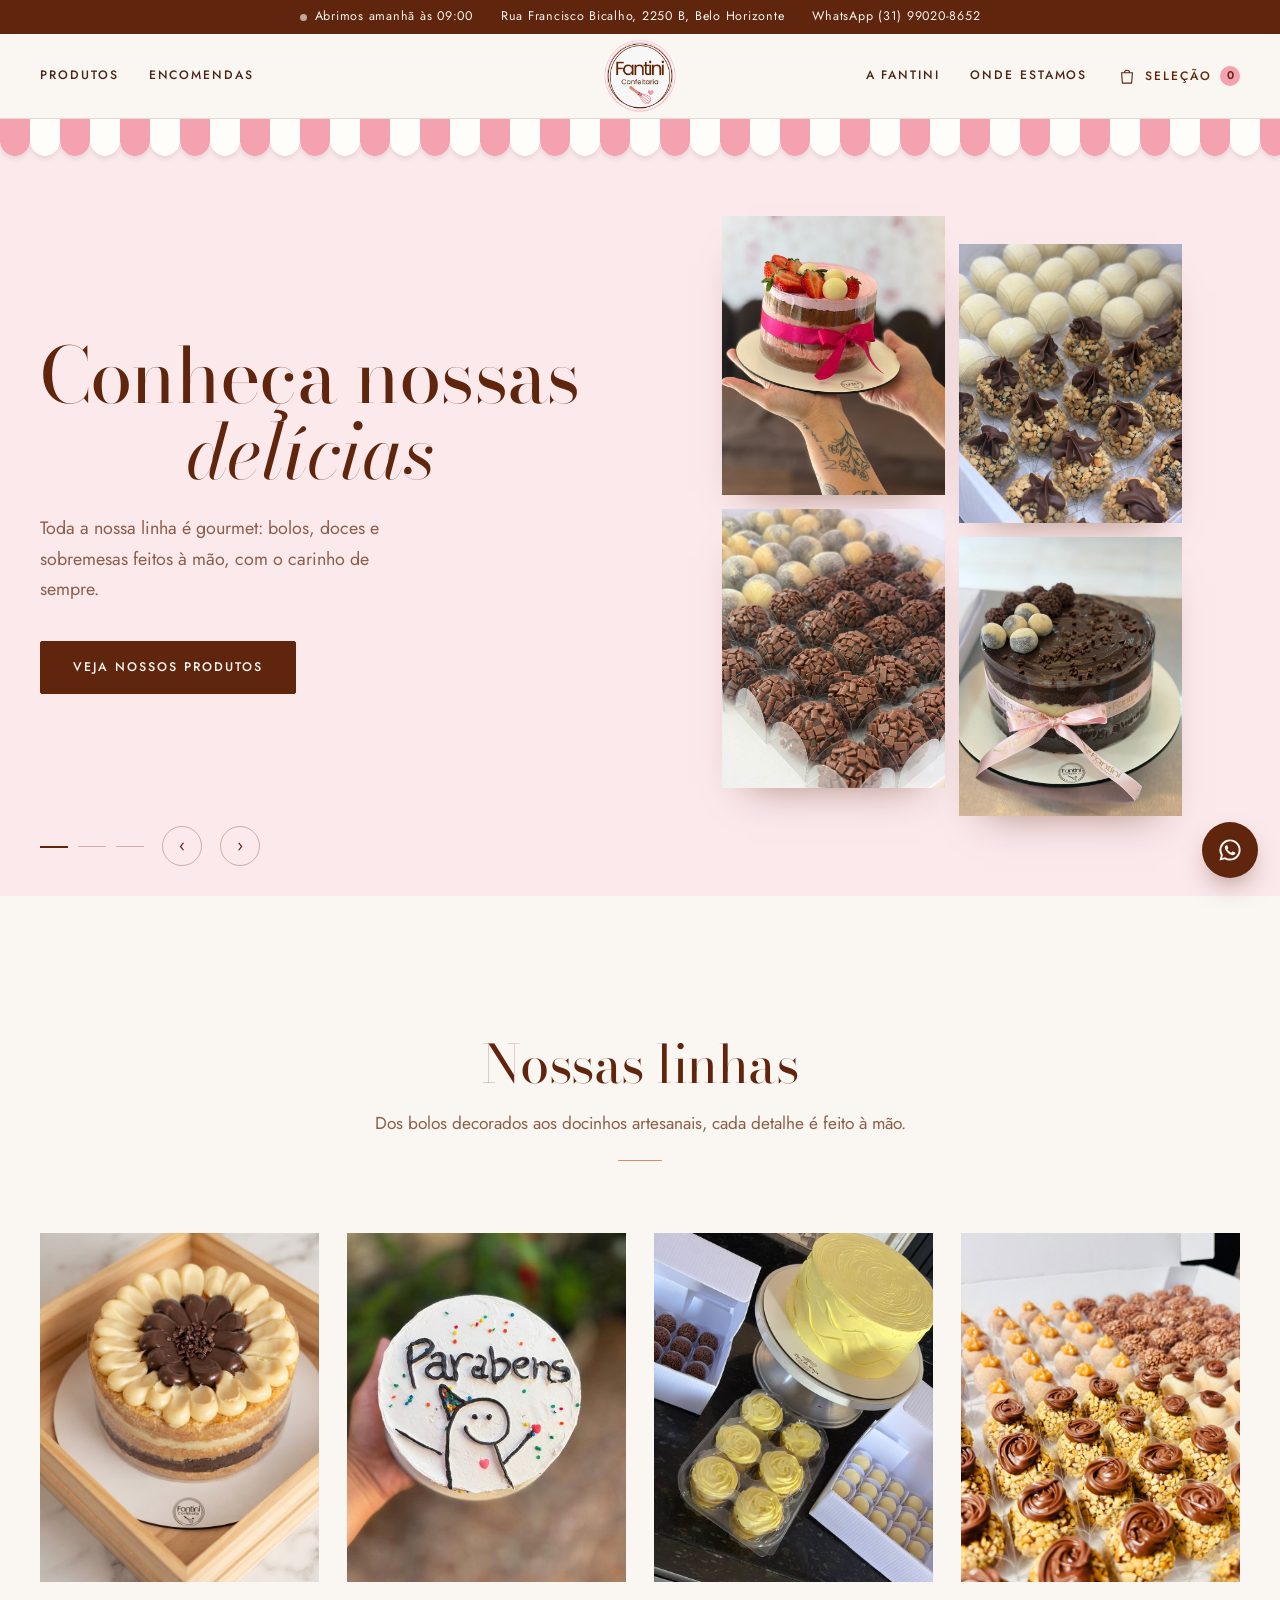
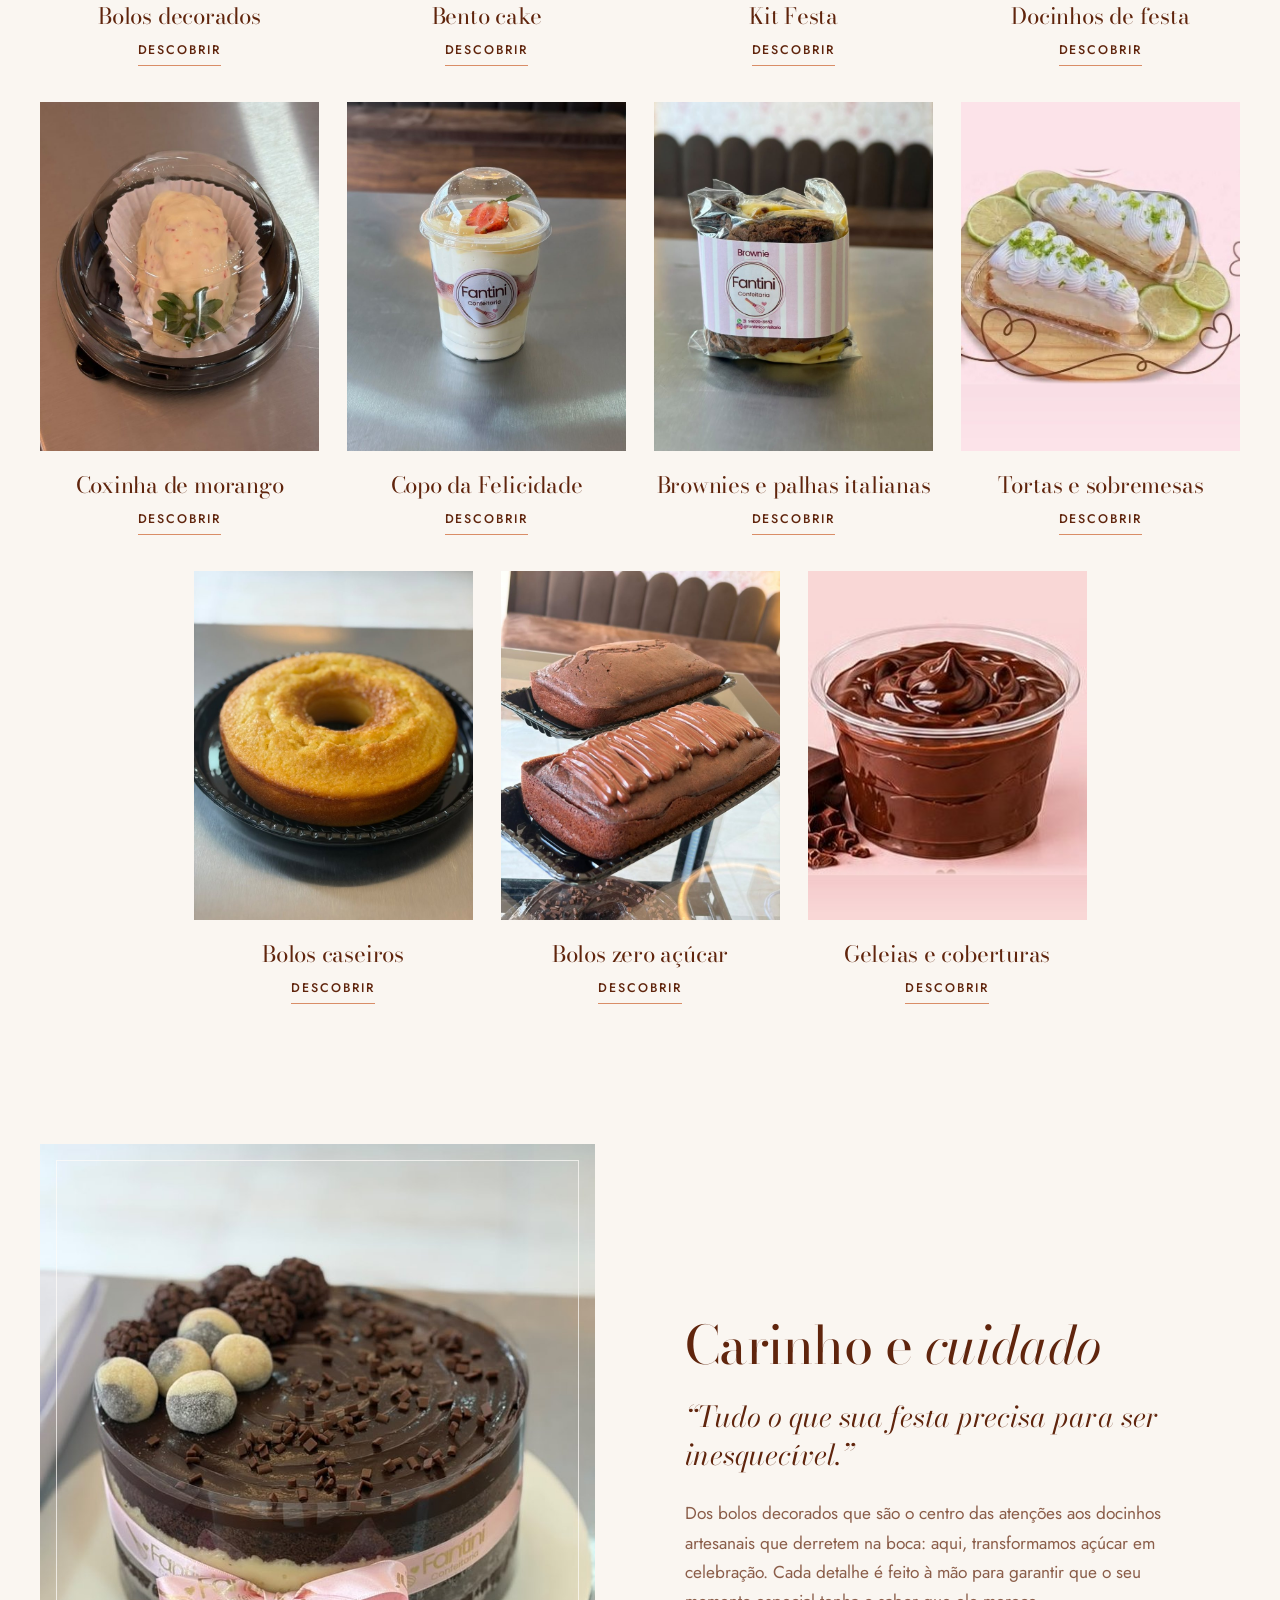
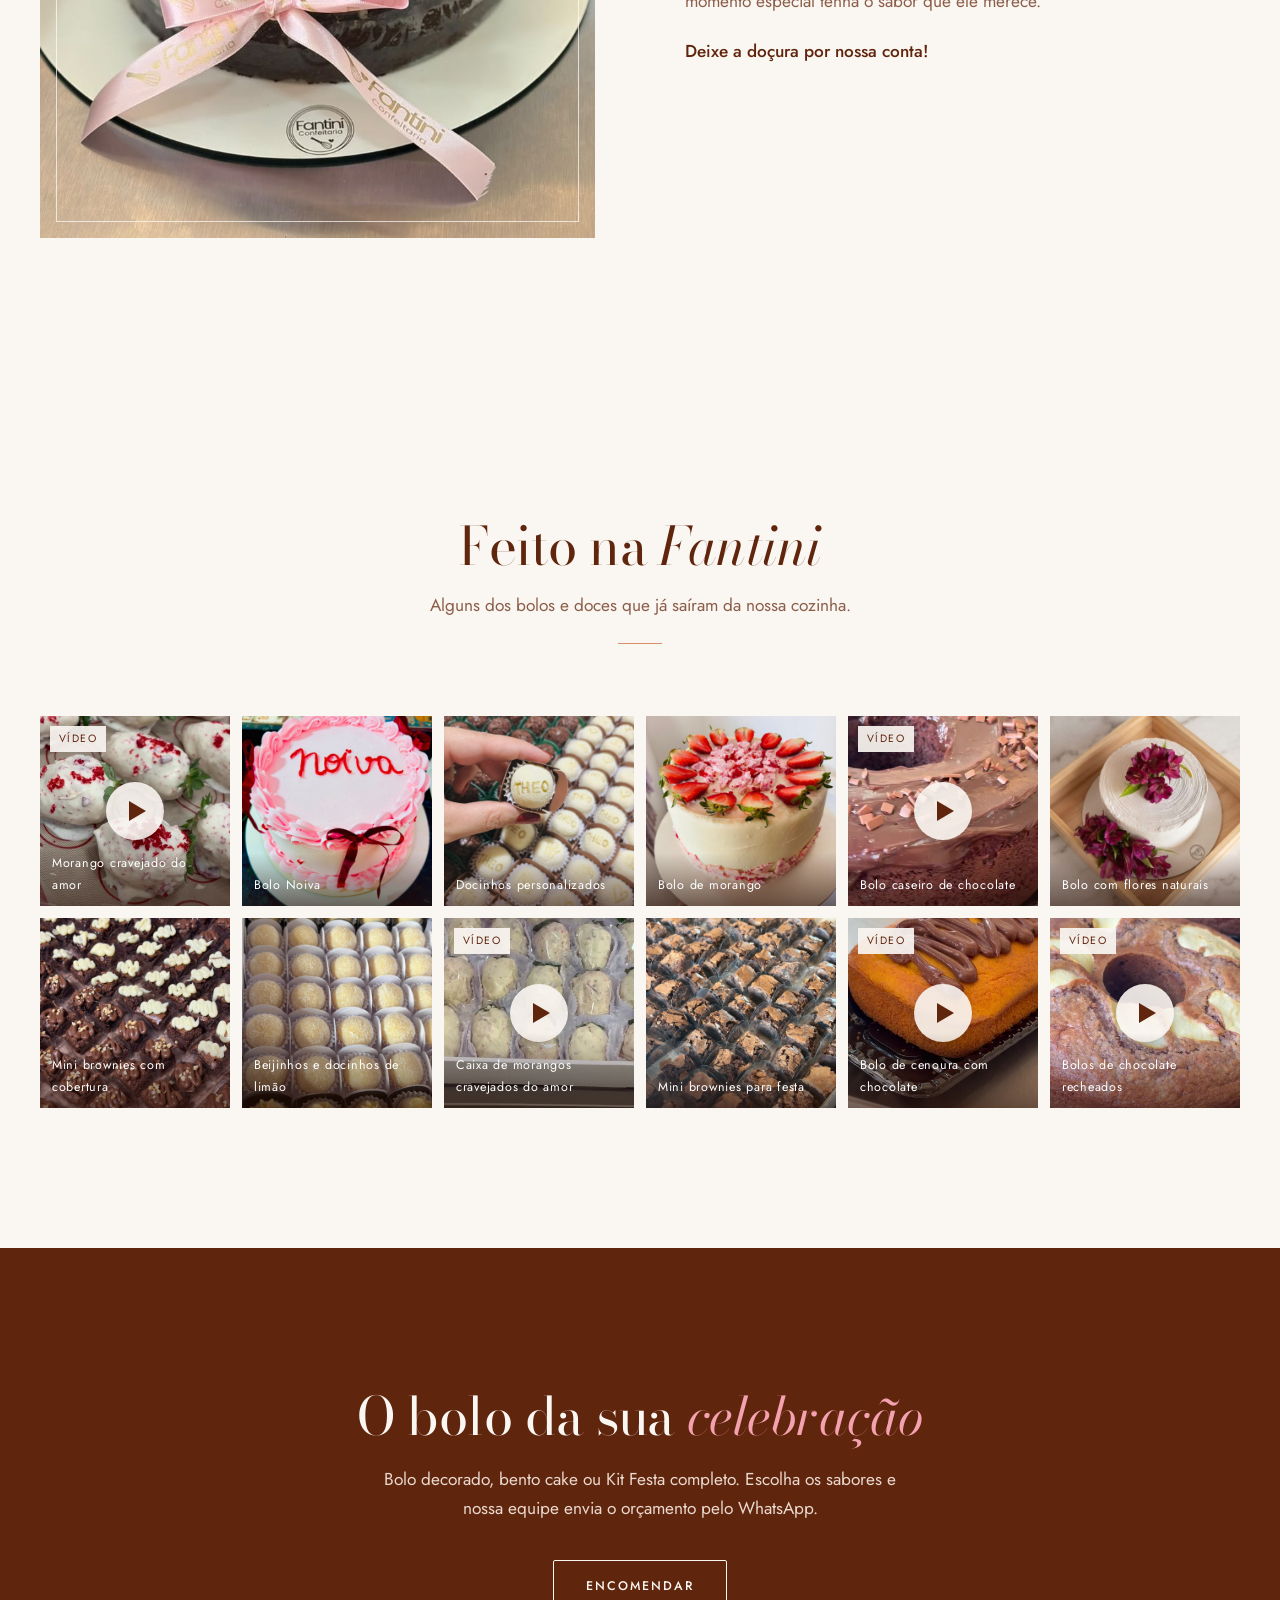
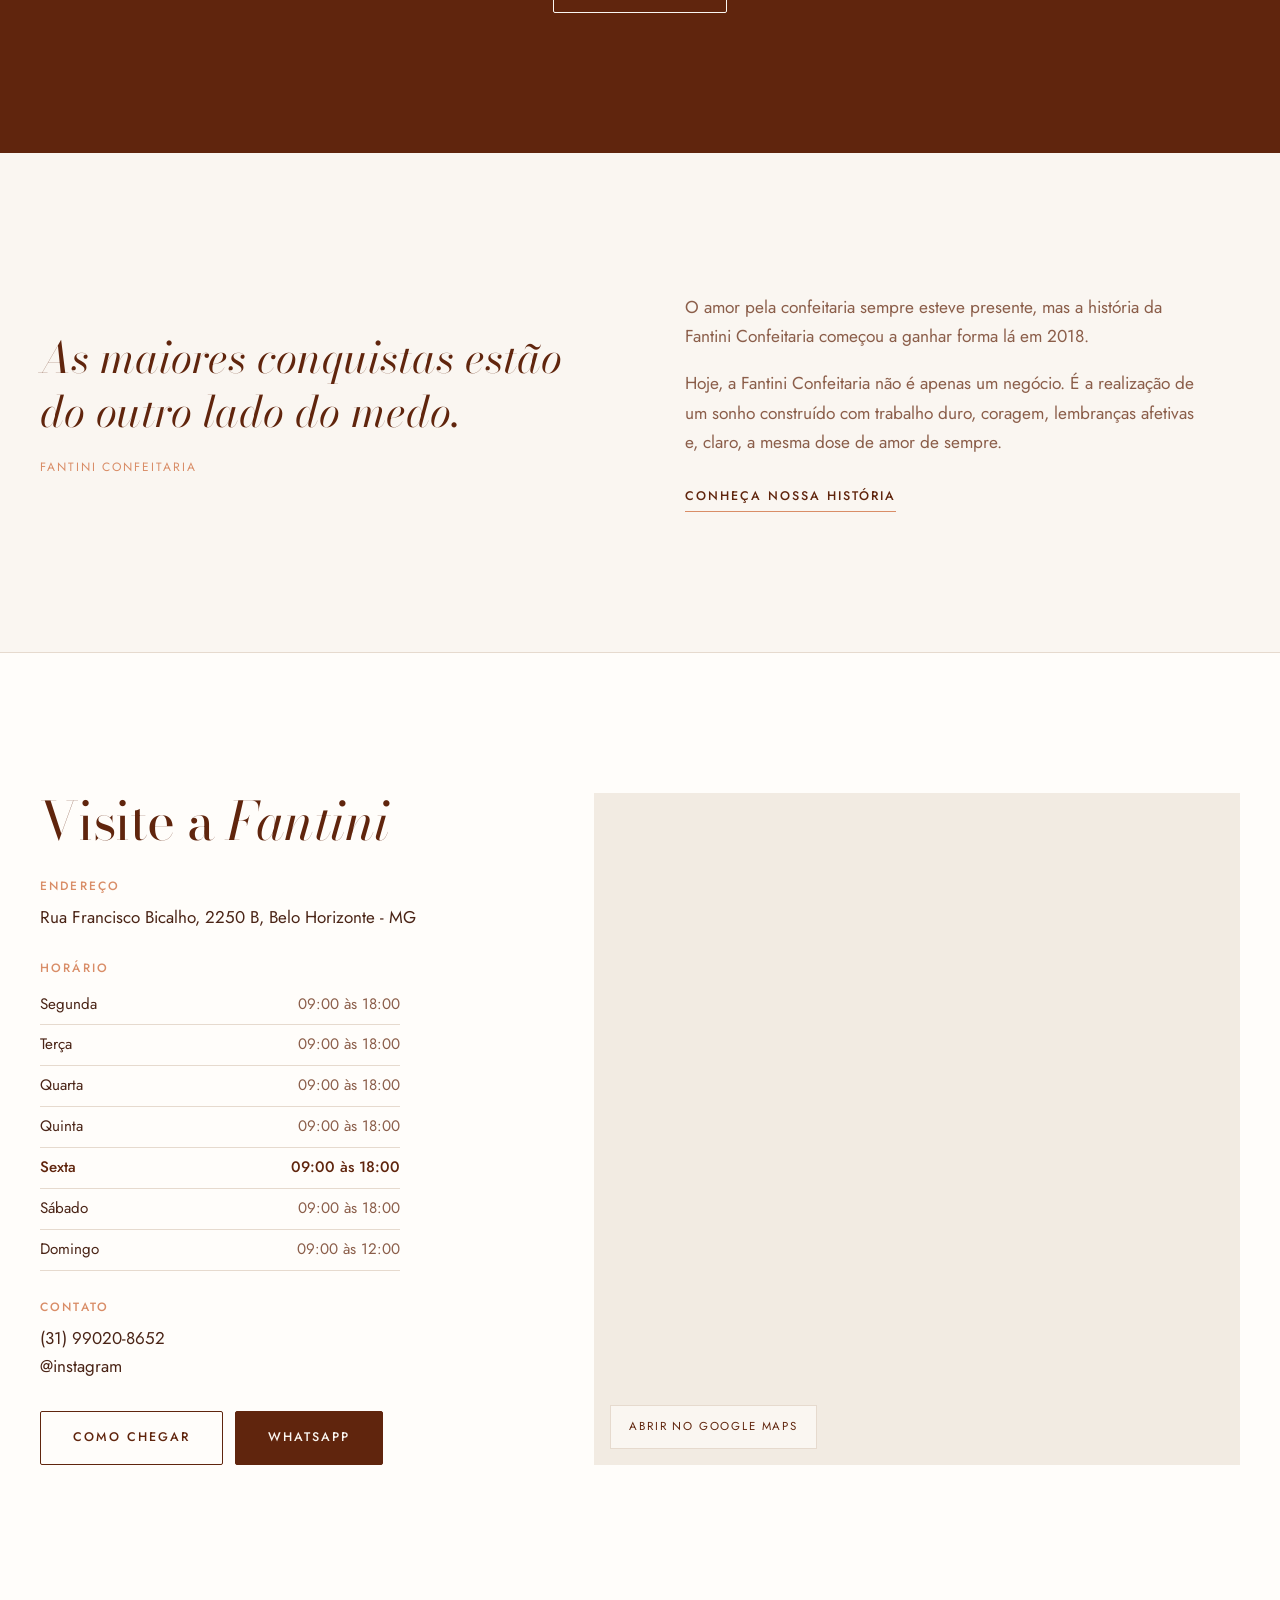
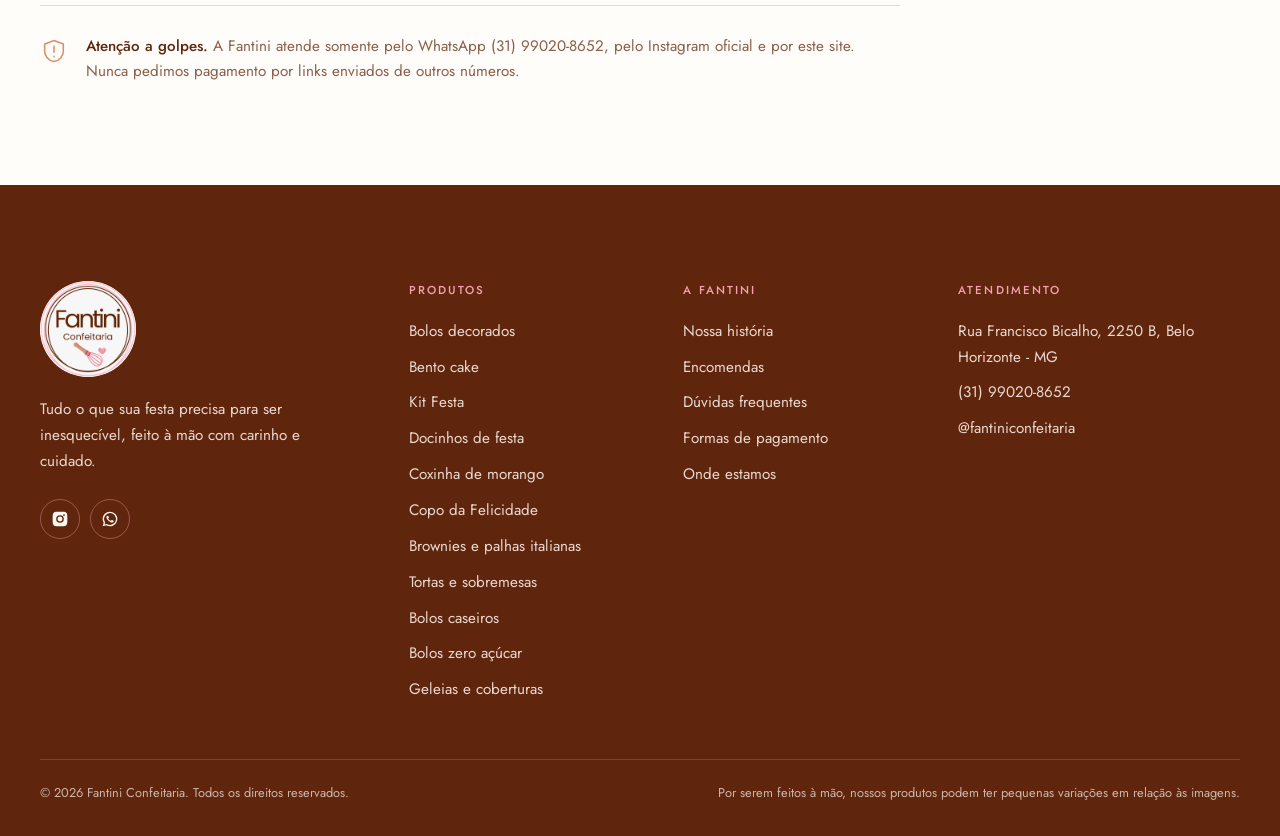
<file: index.html>
<!DOCTYPE html>

<html lang="pt-BR">
<head>
<meta charset="utf-8"/>
<meta content="width=device-width, initial-scale=1, viewport-fit=cover" name="viewport"/>
<title>Fantini Confeitaria | Confeitaria artesanal em Belo Horizonte</title>
<meta content="Fantini Confeitaria: confeitaria gourmet em Belo Horizonte, com bolos decorados, bento cake, Kit Festa, docinhos e sobremesas." name="description"/>
<meta content="#FAF6F1" name="theme-color"/>
<meta content="Fantini Confeitaria | Confeitaria artesanal em Belo Horizonte" property="og:title"/>
<meta content="Fantini Confeitaria: confeitaria gourmet em Belo Horizonte, com bolos decorados, bento cake, Kit Festa, docinhos e sobremesas." property="og:description"/>
<meta content="pt_BR" property="og:locale"/>
<link href="img/favicon.png" rel="icon" type="image/png"/>
<link href="img/apple-touch-icon.png" rel="apple-touch-icon"/>
<link href="https://fonts.googleapis.com" rel="preconnect"/>
<link crossorigin="" href="https://fonts.gstatic.com" rel="preconnect"/>
<link href="https://fonts.googleapis.com/css2?family=Bodoni+Moda:ital,opsz,wght@0,6..96,400;0,6..96,500;1,6..96,400;1,6..96,500&amp;family=Jost:wght@300;400;500&amp;display=swap" rel="stylesheet"/>
<link href="assets/estilo.css?v=20261110b" rel="stylesheet"/>
</head>
<body data-pagina="inicio">
<div id="topo-site"></div>
<main>
<!-- Banners: edite em assets/dados.js (BANNERS) -->
<section aria-label="Destaques" aria-roledescription="carrossel" class="banners" id="banners">
<div aria-live="polite" class="banners-trilho" id="bannersTrilho"></div>
<div class="banner-controles"><div class="container">
<div aria-label="Escolher destaque" class="banner-pontos" id="bannerPontos" role="group"></div>
<button aria-label="Destaque anterior" class="banner-seta" id="bannerAnterior">‹</button>
<button aria-label="Próximo destaque" class="banner-seta" id="bannerProximo">›</button>
</div></div>
</section>
<section class="secao" id="linhas">
<div class="container">
<div class="secao-topo">
<h2 data-texto="inicio_linhas_titulo">Nossas linhas</h2>
<p data-texto="inicio_linhas_texto">Dos bolos decorados aos docinhos artesanais, cada detalhe é feito à mão.</p>
<span class="ornamento"></span>
</div>
<div class="grade-linhas" id="gradeLinhas"></div>
</div>
</section>
<section class="secao" style="padding-top:0">
<div class="container carinho-grade">
<div class="carinho-foto"><img alt="Bolo de chocolate com laço rosa da Fantini" data-imagem="carinho" loading="lazy" src="img/banner-bolo-chocolate.jpg"/></div>
<div class="carinho-texto">
<h2 data-texto="inicio_carinho_titulo">Carinho e <em>cuidado</em></h2>
<p class="frase" data-texto="inicio_carinho_frase">“Tudo o que sua festa precisa para ser inesquecível.”</p>
<p data-texto="inicio_carinho_texto">Dos bolos decorados que são o centro das atenções aos docinhos artesanais que derretem na boca: aqui, transformamos açúcar em celebração. Cada detalhe é feito à mão para garantir que o seu momento especial tenha o sabor que ele merece.</p>
<p class="assinatura" data-texto="inicio_carinho_assinatura">Deixe a doçura por nossa conta!</p>
</div>
</div>
</section>

  <section class="secao secao-galeria" id="galeria">
    <div class="container">
      <div class="secao-topo"><h2 data-texto="galeria_titulo">Feito na <em>Fantini</em></h2><p data-texto="galeria_texto">Alguns dos bolos e doces que já saíram da nossa cozinha.</p><span class="ornamento"></span></div>
      <div class="galeria" data-galeria></div>
    </div>
  </section>

<section class="secao faixa-encomenda">
<div class="container">
<h2 data-texto="inicio_encomenda_titulo">O bolo da sua <em>celebração</em></h2>
<p data-texto="inicio_encomenda_texto">Bolo decorado, bento cake ou Kit Festa completo. Escolha os sabores e nossa equipe envia o orçamento pelo WhatsApp.</p>
<a class="btn btn-claro" data-texto="inicio_encomenda_botao" href="encomendas.html">Encomendar</a>
</div>
</section>
<section class="secao">
<div class="container historia-grade">
<blockquote class="citacao"><span data-texto="inicio_citacao">As maiores conquistas estão do outro lado do medo.</span><footer data-texto="inicio_citacao_autor">Fantini Confeitaria</footer></blockquote>
<div class="historia-texto">
<p data-texto="inicio_historia_1">O amor pela confeitaria sempre esteve presente, mas a história da Fantini Confeitaria começou a ganhar forma lá em 2018.</p>
<p data-texto="inicio_historia_2">Hoje, a Fantini Confeitaria não é apenas um negócio. É a realização de um sonho construído com trabalho duro, coragem, lembranças afetivas e, claro, a mesma dose de amor de sempre.</p>
<a class="link-fino" data-texto="inicio_historia_link" href="sobre.html">Conheça nossa história</a>
</div>
</div>
</section>
<section class="secao gourmet-destaque" hidden="" id="secaoDepoimentos">
<div class="container">
<div class="secao-topo"><h2 data-texto="inicio_depoimentos_titulo">O que dizem <em>nossos clientes</em></h2><span class="ornamento"></span></div>
<!-- Depoimentos: edite em assets/dados.js (DEPOIMENTOS) -->
<div class="depoimentos" id="depoimentos"></div>
</div>
</section>
<section class="secao visite" id="visite">
<div class="container visite-grade">
<div>
<h2 data-texto="inicio_visite_titulo">Visite a <em>Fantini</em></h2>
<div class="info-bloco"><h3>Endereço</h3><p class="info-endereco"></p></div>
<div class="info-bloco"><h3>Horário</h3><table class="horarios" id="tabelaHorarios"></table></div>
<div class="info-bloco"><h3>Contato</h3><p><a class="info-telefone"></a></p><p><a class="link-insta" rel="noopener" target="_blank">@instagram</a></p></div>
<div class="botoes-visite">
<a class="btn link-rota" rel="noopener" target="_blank">Como chegar</a>
<a class="btn btn-escuro link-whats" rel="noopener" target="_blank">WhatsApp</a>
</div>
</div>
<div class="mapa" id="mapa"></div>
</div>
</section>
<section class="aviso-seguranca">
<div class="container">
<div class="aviso-caixa">
<svg aria-hidden="true" fill="none" stroke="currentColor" stroke-width="1.3" viewbox="0 0 24 24"><path d="M12 3l8 3v6c0 4.5-3.4 8.3-8 9-4.6-.7-8-4.5-8-9V6l8-3z"></path><path d="M12 8v5M12 16.5v.5" stroke-linecap="round"></path></svg>
<!-- Ajuste este texto conforme a política da loja -->
<p data-texto="inicio_aviso"><strong>Atenção a golpes.</strong> A Fantini atende somente pelo WhatsApp {whatsapp}, pelo Instagram oficial e por este site. Nunca pedimos pagamento por links enviados de outros números.</p>
</div>
</div>
</section>
</main>
<div id="rodape-site"></div>
<script src="assets/dados.js?v=20261110b"></script>
<script src="assets/site.js?v=20261110b"></script>
</body>
</html>
</file>
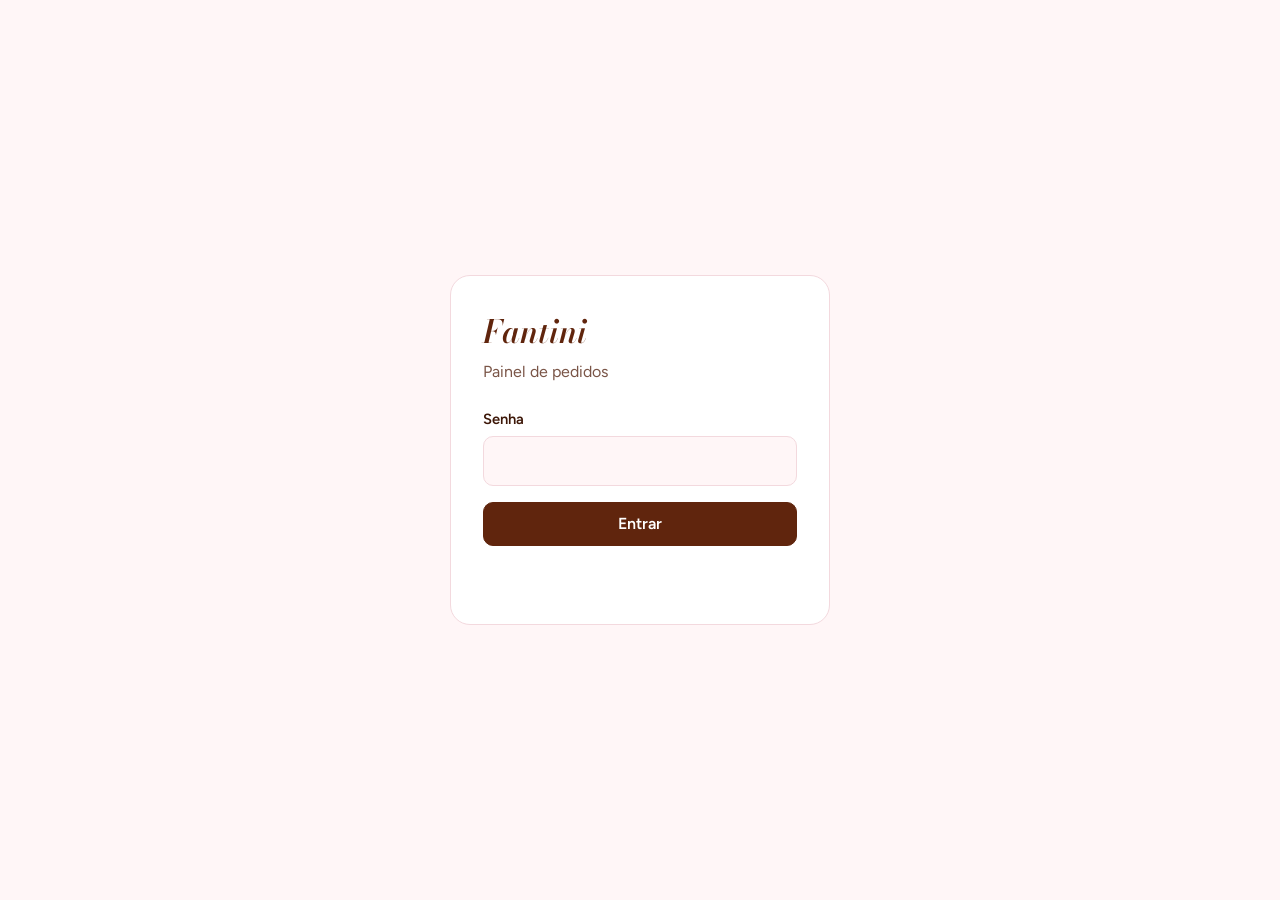
<file: admin.html>
<!DOCTYPE html>
<html lang="pt-BR">
<head>
<meta charset="UTF-8">
<meta name="viewport" content="width=device-width, initial-scale=1, viewport-fit=cover">
<meta name="robots" content="noindex, nofollow">
<title>Painel de pedidos | Fantini Confeitaria</title>
<meta name="theme-color" content="#60250D">
<link rel="icon" href="data:image/svg+xml,<svg xmlns='http://www.w3.org/2000/svg' viewBox='0 0 100 100'><text y='.9em' font-size='90'>🧾</text></svg>">
<link rel="preconnect" href="https://fonts.googleapis.com">
<link rel="preconnect" href="https://fonts.gstatic.com" crossorigin>
<link href="https://fonts.googleapis.com/css2?family=Bodoni+Moda:ital,opsz,wght@0,6..96,500;1,6..96,600&family=Figtree:wght@400;500;600;700&display=swap" rel="stylesheet">
<style>
:root{
  --amarena:#60250D; --amarena-2:#7A3418; --pistache:#F4A1B0; --chocolate:#60250D;
  --papel:#FFF6F7; --superficie:#FFFFFF; --linha:#F3D9DE; --texto:#3D1708; --suave:#7A5547;
  --ok:#1E7A45; --ok-fundo:#E3F2E8; --alerta:#9A5B00; --alerta-fundo:#FBEFD9;
  --erro:#B42318; --erro-fundo:#FBE4E1; --info:#2F5E8C; --info-fundo:#E2ECF6;
  --serif:"Bodoni Moda", Didot, Georgia, serif;
  --sans:"Figtree","Segoe UI",system-ui,-apple-system,Roboto,Arial,sans-serif;
  color-scheme:light;
}
@media (prefers-color-scheme: dark){
  :root{
    --papel:#1E0F09; --superficie:#2A160E; --linha:#45261A; --texto:#FBEFF1; --suave:#D9BFC4;
    --amarena:#F4A1B0; --amarena-2:#F7B8C3;
    --ok:#7CD39C; --ok-fundo:#1E3326; --alerta:#F0C277; --alerta-fundo:#3A2D17;
    --erro:#FF9C8F; --erro-fundo:#3D1E1B; --info:#9CC3EA; --info-fundo:#1C2A38;
    color-scheme:dark;
  }
}
*,*::before,*::after{box-sizing:border-box}
html,body{margin:0}
body{
  background:var(--papel);color:var(--texto);font-family:var(--sans);font-size:16px;line-height:1.5;
  padding-bottom:env(safe-area-inset-bottom,0px);
}
button,input,select{font:inherit;color:inherit}
:focus-visible{outline:3px solid var(--pistache);outline-offset:2px;border-radius:6px}
[hidden]{display:none!important}

.btn{
  border:1px solid var(--linha);background:var(--superficie);border-radius:10px;
  padding:9px 14px;font-weight:600;cursor:pointer;min-height:42px;display:inline-flex;align-items:center;gap:6px;
  text-decoration:none;
}
.btn:hover{border-color:var(--suave)}
.btn-principal{background:var(--amarena);border-color:var(--amarena);color:#fff}
@media (prefers-color-scheme: dark){.btn-principal{color:#1B1311}}
.btn-principal:hover{background:var(--amarena-2)}
.btn-whats{background:#1E8E4E;border-color:#1E8E4E;color:#fff}
.btn:disabled{opacity:.5;cursor:wait}

/* Login */
.login{min-height:100vh;display:grid;place-items:center;padding:20px}
.login form{background:var(--superficie);border:1px solid var(--linha);border-radius:20px;padding:32px;width:min(380px,100%)}
.marca{font-family:var(--serif);font-style:italic;font-weight:600;font-size:2rem;color:var(--amarena)}
.login p{color:var(--suave);margin:4px 0 24px}
.login label{font-weight:600;font-size:.92rem;display:block;margin-bottom:6px}
.login input{width:100%;padding:12px 14px;border:1px solid var(--linha);border-radius:10px;background:var(--papel);margin-bottom:16px}
.login .btn{width:100%;justify-content:center}
.erro{color:var(--erro);font-size:.9rem;margin-top:12px;min-height:1.3em}

/* Topo */
.topo{
  position:sticky;top:0;z-index:20;background:var(--superficie);border-bottom:1px solid var(--linha);
  padding:calc(10px + env(safe-area-inset-top,0px)) 20px 10px;
  display:flex;align-items:center;justify-content:space-between;gap:12px;flex-wrap:wrap;
}
body::before{content:"";position:fixed;inset:0 0 auto;height:env(safe-area-inset-top,0px);z-index:10;background:var(--superficie)}
.topo .marca{font-size:1.6rem}
.topo small{color:var(--suave);display:block;font-size:.82rem}
.topo-acoes{display:flex;gap:8px;align-items:center;flex-wrap:wrap}

main{padding:20px;max-width:1400px;margin:0 auto}

/* Resumo do dia */
.resumo{display:grid;grid-template-columns:repeat(4,1fr);gap:12px;margin-bottom:20px}
.resumo div{background:var(--superficie);border:1px solid var(--linha);border-radius:14px;padding:14px 16px}
.resumo span{color:var(--suave);font-size:.88rem}
.resumo strong{display:block;font-size:1.6rem;font-family:var(--serif);font-weight:500}
@media (max-width:760px){.resumo{grid-template-columns:repeat(2,1fr)}}

/* Filtros */
.barra{display:flex;gap:10px;flex-wrap:wrap;align-items:center;margin-bottom:18px}
.abas{display:flex;gap:6px;flex-wrap:wrap}
.aba{border:1px solid var(--linha);background:var(--superficie);border-radius:999px;padding:7px 14px;cursor:pointer;font-weight:500;min-height:40px}
.aba[aria-pressed="true"]{background:var(--chocolate);color:#fff;border-color:var(--chocolate)}
@media (prefers-color-scheme: dark){.aba[aria-pressed="true"]{background:var(--texto);color:#1B1311;border-color:var(--texto)}}
.aba b{font-weight:700;margin-left:4px}
.busca{flex:1;min-width:200px;padding:10px 14px;border:1px solid var(--linha);border-radius:999px;background:var(--superficie)}

/* Pedidos */
.lista{display:grid;grid-template-columns:repeat(auto-fill,minmax(330px,1fr));gap:14px}
.pedido{background:var(--superficie);border:1px solid var(--linha);border-radius:16px;padding:16px;display:flex;flex-direction:column;gap:10px}
.pedido.novo{border-color:var(--amarena);box-shadow:0 0 0 2px color-mix(in srgb,var(--amarena) 25%,transparent)}
.pedido-topo{display:flex;justify-content:space-between;align-items:flex-start;gap:8px}
.pedido-id{font-family:var(--serif);font-size:1.4rem;font-weight:500;line-height:1}
.pedido-hora{color:var(--suave);font-size:.85rem}
.etiquetas{display:flex;gap:6px;flex-wrap:wrap;justify-content:flex-end}
.etq{font-size:.78rem;font-weight:700;border-radius:999px;padding:3px 10px;white-space:nowrap}
.etq.ok{background:var(--ok-fundo);color:var(--ok)}
.etq.alerta{background:var(--alerta-fundo);color:var(--alerta)}
.etq.erro{background:var(--erro-fundo);color:var(--erro)}
.etq.info{background:var(--info-fundo);color:var(--info)}
.etq.neutro{background:var(--papel);color:var(--suave)}
.cliente{font-weight:600}
.cliente a{color:inherit}
.dado a{color:var(--amarena);font-weight:600}
.dado{font-size:.92rem;color:var(--suave)}
.dado strong{color:var(--texto);font-weight:600}
.itens{list-style:none;margin:0;padding:10px 0;border-block:1px dashed var(--linha);font-size:.95rem}
.itens li{display:flex;justify-content:space-between;gap:10px;padding:2px 0}
.detalhe-encomenda{font-size:.92rem;background:var(--papel);border-radius:10px;padding:10px}
.total{display:flex;justify-content:space-between;align-items:baseline}
.total strong{font-size:1.25rem}
.acoes{display:flex;gap:6px;flex-wrap:wrap}
.acoes select{border:1px solid var(--linha);border-radius:10px;background:var(--superficie);padding:8px;min-height:42px}
.vazio{text-align:center;color:var(--suave);padding:60px 20px;grid-column:1/-1}

.aviso{
  position:fixed;left:50%;bottom:calc(20px + env(safe-area-inset-bottom,0px));transform:translateX(-50%);
  background:var(--chocolate);color:#fff;padding:12px 18px;border-radius:999px;z-index:50;font-weight:500;
}
@media (prefers-color-scheme: dark){.aviso{background:var(--texto);color:#1B1311}}
</style>
</head>
<body>

<!-- ============ LOGIN ============ -->
<section class="login" id="telaLogin">
  <form id="formLogin">
    <div class="marca">Fantini</div>
    <p>Painel de pedidos</p>
    <label for="senha">Senha</label>
    <input type="password" id="senha" autocomplete="current-password" required>
    <button class="btn btn-principal" id="btnEntrar">Entrar</button>
    <p class="erro" id="erroLogin" role="alert"></p>
  </form>
</section>

<!-- ============ PAINEL ============ -->
<div id="telaPainel" hidden>
  <header class="topo">
    <div>
      <div class="marca">Fantini</div>
      <small id="atualizado">Carregando pedidos…</small>
    </div>
    <div class="topo-acoes">
      <button class="btn" id="btnSom" aria-pressed="true">🔔 Som ligado</button>
      <button class="btn" id="btnAtualizar">Atualizar</button>
      <button class="btn" id="btnSair">Sair</button>
    </div>
  </header>

  <main>
    <section class="resumo" aria-label="Resumo de hoje">
      <div><span>Pedidos hoje</span><strong id="rPedidos">0</strong></div>
      <div><span>Recebido online hoje</span><strong id="rPago">R$ 0</strong></div>
      <div><span>Para preparar</span><strong id="rPreparar">0</strong></div>
      <div><span>Encomendas futuras</span><strong id="rEncomendas">0</strong></div>
    </section>

    <div class="barra">
      <div class="abas" id="abas" role="group" aria-label="Filtrar pedidos"></div>
      <input type="search" class="busca" id="busca" placeholder="Buscar por número, nome ou telefone">
    </div>

    <section class="lista" id="lista" aria-live="polite"></section>
  </main>
</div>

<div class="aviso" id="aviso" hidden role="status"></div>

<script>
/* =========================================================
   CONFIGURAÇÃO — use a MESMA URL do backend do site
   ========================================================= */
const CONFIG = {
  apiUrl: "",                 // URL do app da web (termina em /exec)
  nomeLoja: "Fantini Confeitaria",
  intervaloSegundos: 20       // de quanto em quanto tempo busca pedidos novos
};

/* ---------------- Estado ---------------- */
let senha = "";
let pedidos = [];
let conhecidos = null;   // ids já vistos (para avisar pedidos novos)
let destacados = new Set();
let abaAtual = "andamento";
let somLigado = true;
let timer = null;

const $ = s => document.querySelector(s);
const moeda = v => Number(v || 0).toLocaleString("pt-BR", {style:"currency", currency:"BRL"});
const esc = s => String(s ?? "").replace(/[&<>"']/g, c => ({"&":"&amp;","<":"&lt;",">":"&gt;",'"':"&quot;","'":"&#39;"}[c]));
const hojeISO = () => { const d = new Date(), z = n => String(n).padStart(2,"0"); return `${d.getFullYear()}-${z(d.getMonth()+1)}-${z(d.getDate())}`; };

function aviso(msg){
  const el = $("#aviso"); el.textContent = msg; el.hidden = false;
  clearTimeout(aviso.t); aviso.t = setTimeout(() => el.hidden = true, 2800);
}

async function api(dados){
  if (!CONFIG.apiUrl) throw new Error("Configure a apiUrl no início do arquivo admin.html.");
  const r = await fetch(CONFIG.apiUrl, {method:"POST", body: JSON.stringify({...dados, senha})});
  const j = await r.json();
  if (!j.ok) throw new Error(j.erro || "Erro ao falar com o servidor.");
  return j;
}

/* ---------------- Login ---------------- */
$("#formLogin").addEventListener("submit", async e => {
  e.preventDefault();
  senha = $("#senha").value;
  $("#btnEntrar").disabled = true;
  $("#erroLogin").textContent = "";
  try {
    await api({acao:"login"});
    try { sessionStorage.setItem("fantini_admin", senha); } catch(x){}
    entrar();
  } catch (err) {
    $("#erroLogin").textContent = err.message;
  } finally {
    $("#btnEntrar").disabled = false;
  }
});

function entrar(){
  $("#telaLogin").hidden = true;
  $("#telaPainel").hidden = false;
  if ("Notification" in window && Notification.permission === "default") Notification.requestPermission().catch(()=>{});
  carregar();
  clearInterval(timer);
  timer = setInterval(carregar, CONFIG.intervaloSegundos * 1000);
}

$("#btnSair").addEventListener("click", () => {
  try { sessionStorage.removeItem("fantini_admin"); } catch(x){}
  location.reload();
});

/* ---------------- Carregar pedidos ---------------- */
async function carregar(){
  try {
    const j = await api({acao:"listarPedidos", limite: 400});
    const ids = new Set(j.pedidos.map(p => p.id));
    if (conhecidos){
      const novos = j.pedidos.filter(p => !conhecidos.has(p.id) && p.status !== "Aguardando pagamento");
      // pedidos online que acabaram de ser pagos também contam como novos
      const pagosAgora = j.pedidos.filter(p => conhecidos.has(p.id) && p.status === "Novo" &&
        (pedidos.find(a => a.id === p.id) || {}).status === "Aguardando pagamento");
      const avisar = [...novos, ...pagosAgora];
      if (avisar.length){
        avisar.forEach(p => destacados.add(p.id));
        alertarNovos(avisar);
      }
    }
    conhecidos = ids;
    pedidos = j.pedidos;
    $("#atualizado").textContent = `Atualizado às ${new Date().toLocaleTimeString("pt-BR",{hour:"2-digit",minute:"2-digit"})}`;
    render();
  } catch (err) {
    if (/senha/i.test(err.message)){ try { sessionStorage.removeItem("fantini_admin"); } catch(x){} location.reload(); return; }
    $("#atualizado").textContent = "Sem conexão. Tentando de novo…";
  }
}

function alertarNovos(lista){
  const texto = lista.length === 1 ? `Novo pedido ${lista[0].id} de ${lista[0].nome}` : `${lista.length} pedidos novos`;
  aviso(texto);
  document.title = `(${destacados.size}) Painel de pedidos | Fantini`;
  if (somLigado) tocarSom();
  if ("Notification" in window && Notification.permission === "granted" && document.hidden){
    try { new Notification("Fantini Confeitaria", {body: texto}); } catch(e){}
  }
}

function tocarSom(){
  try {
    const ctx = new (window.AudioContext || window.webkitAudioContext)();
    [0, .18, .36].forEach((t,i) => {
      const o = ctx.createOscillator(), g = ctx.createGain();
      o.frequency.value = [880, 1175, 1568][i];
      g.gain.setValueAtTime(.0001, ctx.currentTime + t);
      g.gain.exponentialRampToValueAtTime(.3, ctx.currentTime + t + .02);
      g.gain.exponentialRampToValueAtTime(.0001, ctx.currentTime + t + .16);
      o.connect(g).connect(ctx.destination);
      o.start(ctx.currentTime + t); o.stop(ctx.currentTime + t + .18);
    });
  } catch(e){}
}

$("#btnSom").addEventListener("click", () => {
  somLigado = !somLigado;
  $("#btnSom").textContent = somLigado ? "🔔 Som ligado" : "🔕 Som desligado";
  $("#btnSom").setAttribute("aria-pressed", somLigado);
  if (somLigado) tocarSom();
});
$("#btnAtualizar").addEventListener("click", carregar);

/* ---------------- Filtros ---------------- */
const ABAS = [
  {id:"andamento", nome:"Em andamento", filtro: p => ["Novo","Em preparo","Pronto"].includes(p.status) && p.tipo !== "encomenda"},
  {id:"encomendas", nome:"Encomendas", filtro: p => p.tipo === "encomenda" && !["Concluído","Cancelado"].includes(p.status)},
  {id:"pagamento", nome:"Aguardando pagamento", filtro: p => p.status === "Aguardando pagamento"},
  {id:"concluidos", nome:"Concluídos", filtro: p => p.status === "Concluído"},
  {id:"cancelados", nome:"Cancelados", filtro: p => p.status === "Cancelado"},
  {id:"todos", nome:"Todos", filtro: () => true}
];

$("#abas").addEventListener("click", e => {
  const b = e.target.closest("[data-aba]");
  if (!b) return;
  abaAtual = b.dataset.aba;
  render();
});
$("#busca").addEventListener("input", render);

/* ---------------- Desenho da tela ---------------- */
const PROXIMO = {
  "Novo": {status:"Em preparo", texto:"Começar preparo"},
  "Em preparo": {status:"Pronto", texto:"Marcar como pronto"},
  "Pronto": {status:"Concluído", texto:"Concluir"}
};

function etiquetaStatus(s){
  const cls = {"Novo":"info","Em preparo":"alerta","Pronto":"ok","Concluído":"neutro","Cancelado":"erro","Aguardando pagamento":"alerta"}[s] || "neutro";
  return `<span class="etq ${cls}">${esc(s)}</span>`;
}
function etiquetaPagamento(s){
  const cls = {"Pago":"ok","Aguardando":"alerta","Recusado":"erro","Estornado":"erro","A combinar":"neutro"}[s] || "neutro";
  const texto = s === "A combinar" ? "Pagar na loja" : s;
  return `<span class="etq ${cls}">${esc(texto)}</span>`;
}

function render(){
  // resumo do dia
  const hoje = hojeISO();
  const deHoje = pedidos.filter(p => String(p.criadoEm).startsWith(hoje) && p.status !== "Cancelado");
  $("#rPedidos").textContent = deHoje.filter(p => p.status !== "Aguardando pagamento").length;
  $("#rPago").textContent = moeda(deHoje.filter(p => p.pagamentoStatus === "Pago").reduce((s,p) => s + p.total, 0));
  $("#rPreparar").textContent = pedidos.filter(p => ["Novo","Em preparo"].includes(p.status)).length;
  $("#rEncomendas").textContent = pedidos.filter(ABAS[1].filtro).length;

  // abas com contagem
  $("#abas").innerHTML = ABAS.map(a => {
    const n = pedidos.filter(a.filtro).length;
    return `<button class="aba" data-aba="${a.id}" aria-pressed="${a.id === abaAtual}">${a.nome}${a.id !== "todos" && n ? `<b>${n}</b>` : ""}</button>`;
  }).join("");

  const termo = $("#busca").value.trim().toLowerCase();
  const aba = ABAS.find(a => a.id === abaAtual);
  let lista = pedidos.filter(aba.filtro);
  if (termo) lista = lista.filter(p => (p.id + " " + p.nome + " " + p.telefone).toLowerCase().includes(termo));
  if (abaAtual === "encomendas") lista.sort((a,b) => dataRetirada(a) - dataRetirada(b));

  $("#lista").innerHTML = lista.length ? lista.map(cartao).join("") :
    `<p class="vazio">${termo ? "Nenhum pedido encontrado com essa busca." : "Nenhum pedido aqui por enquanto. Os pedidos novos aparecem sozinhos, com aviso sonoro."}</p>`;
}

function dataRetirada(p){
  const m = String(p.retirada).match(/(\d{2})\/(\d{2})\/(\d{4})/);
  return m ? new Date(`${m[3]}-${m[2]}-${m[1]}`).getTime() : 0;
}

function cartao(p){
  const hora = String(p.criadoEm).slice(11, 16);
  const data = String(p.criadoEm).slice(0, 10).split("-").reverse().join("/");
  const prox = PROXIMO[p.status];
  const online = String(p.pagamento).startsWith("Online");
  const itens = p.tipo === "encomenda"
    ? `<div class="detalhe-encomenda"><strong>Retirada: ${esc(p.retirada)}</strong><br>${esc(p.detalhes)}</div>`
    : `<ul class="itens">${(p.itens || []).map(i => `<li><span>${i.qtd}x ${esc(i.nome)}</span><span>${moeda(i.subtotal)}</span></li>`).join("")}
        ${p.taxaEntrega ? `<li><span>Taxa de entrega</span><span>${moeda(p.taxaEntrega)}</span></li>` : ""}</ul>`;

  return `<article class="pedido ${destacados.has(p.id) ? "novo" : ""}" data-id="${esc(p.id)}">
    <div class="pedido-topo">
      <div><div class="pedido-id">${esc(p.id)}</div><div class="pedido-hora">${data} às ${hora}</div></div>
      <div class="etiquetas">
        ${p.tipo === "encomenda" ? `<span class="etq info">Encomenda</span>` : ""}
        ${etiquetaStatus(p.status)} ${etiquetaPagamento(p.pagamentoStatus)}
      </div>
    </div>
    <div>
      <div class="cliente">${esc(p.nome)}</div>
      <div class="dado"><a href="https://wa.me/${esc(telefoneWhats(p.telefone))}" target="_blank" rel="noopener">${esc(formatarTelefone(p.telefone))}</a></div>
      <div class="dado"><strong>${esc(p.recebimento)}</strong>${p.endereco ? `: ${esc(p.endereco)}` : ""}</div>
      <div class="dado">Pagamento: ${esc(p.pagamento)}</div>
      ${p.obs ? `<div class="dado">Obs.: ${esc(p.obs)}</div>` : ""}
    </div>
    ${itens}
    <div class="total"><span>${p.tipo === "encomenda" ? "Valor estimado" : "Total"}</span><strong>${moeda(p.total)}</strong></div>
    <div class="acoes">
      ${prox ? `<button class="btn btn-principal" data-acao="avancar" data-status="${prox.status}">${prox.texto}</button>` : ""}
      <a class="btn btn-whats" href="${linkAvisoCliente(p)}" target="_blank" rel="noopener" data-acao="visto">Avisar cliente</a>
      ${online && p.pagamentoStatus !== "Pago" ? `<button class="btn" data-acao="sincronizar">Verificar pagamento</button>` : ""}
      <button class="btn" data-acao="imprimir">Imprimir</button>
      <select data-acao="status" aria-label="Alterar status do pedido ${esc(p.id)}">
        <option value="">Mudar status…</option>
        ${["Novo","Em preparo","Pronto","Concluído","Cancelado"].filter(s => s !== p.status).map(s => `<option>${s}</option>`).join("")}
      </select>
      ${!online ? `<select data-acao="pagamento" aria-label="Pagamento do pedido ${esc(p.id)}">
        <option value="">Pagamento…</option>
        ${["A combinar","Pago"].filter(s => s !== p.pagamentoStatus).map(s => `<option value="${s}">${s === "Pago" ? "Marcar como pago" : "Voltar para a combinar"}</option>`).join("")}
      </select>` : ""}
    </div>
  </article>`;
}

function telefoneWhats(t){
  const d = String(t).replace(/\D/g, "");
  return d.length <= 11 ? "55" + d : d;
}
function formatarTelefone(t){
  let d = String(t).replace(/\D/g, "");
  if (d.length > 11 && d.startsWith("55")) d = d.slice(2);
  if (d.length === 11) return `(${d.slice(0,2)}) ${d.slice(2,7)}-${d.slice(7)}`;
  if (d.length === 10) return `(${d.slice(0,2)}) ${d.slice(2,6)}-${d.slice(6)}`;
  return t;
}

function linkAvisoCliente(p){
  const primeiro = String(p.nome).split(" ")[0];
  const msgs = {
    "Novo": `Olá, ${primeiro}! Recebemos seu pedido ${p.id} na ${CONFIG.nomeLoja}. Já vamos preparar.`,
    "Em preparo": `Olá, ${primeiro}! Seu pedido ${p.id} está sendo preparado.`,
    "Pronto": p.recebimento === "Entrega"
      ? `Olá, ${primeiro}! Seu pedido ${p.id} está pronto e já vai sair para entrega.`
      : `Olá, ${primeiro}! Seu pedido ${p.id} está pronto para retirada na ${CONFIG.nomeLoja}.`,
    "Concluído": `Olá, ${primeiro}! Obrigado pela preferência. Esperamos que tenha gostado do pedido ${p.id}!`,
    "Cancelado": `Olá, ${primeiro}. Sobre o seu pedido ${p.id} na ${CONFIG.nomeLoja}:`,
    "Aguardando pagamento": `Olá, ${primeiro}! Vimos que o pagamento do pedido ${p.id} ainda não foi concluído. Podemos ajudar?`
  };
  let msg = msgs[p.status] || `Olá, ${primeiro}!`;
  if (p.tipo === "encomenda" && p.status === "Novo"){
    msg = `Olá, ${primeiro}! Recebemos sua encomenda ${p.id} para ${p.retirada}. Valor: ${moeda(p.total)}. Para confirmar, pedimos um sinal de 50% (${moeda(p.total/2)}).`;
  }
  return `https://wa.me/${telefoneWhats(p.telefone)}?text=${encodeURIComponent(msg)}`;
}

/* ---------------- Ações nos pedidos ---------------- */
$("#lista").addEventListener("click", async e => {
  const el = e.target.closest("[data-acao]");
  if (!el || el.tagName === "SELECT") return;
  const id = el.closest("[data-id]").dataset.id;
  destacados.delete(id);
  document.title = destacados.size ? `(${destacados.size}) Painel de pedidos | Fantini` : "Painel de pedidos | Fantini Confeitaria";
  const acao = el.dataset.acao;
  if (acao === "visto") return;
  if (acao === "imprimir") return imprimir(pedidos.find(p => p.id === id));
  el.disabled = true;
  try {
    if (acao === "avancar") await mudar(id, {status: el.dataset.status});
    if (acao === "sincronizar"){
      const j = await api({acao:"sincronizar", id});
      substituir(j.pedido);
      aviso(`Pagamento de ${id}: ${j.pedido.pagamentoStatus}`);
    }
  } catch (err) { aviso(err.message); el.disabled = false; }
});

$("#lista").addEventListener("change", async e => {
  const el = e.target.closest("select[data-acao]");
  if (!el || !el.value) return;
  const id = el.closest("[data-id]").dataset.id;
  const valor = el.value;
  if (valor === "Cancelado" && !confirm(`Cancelar o pedido ${id}?`)){ el.value = ""; return; }
  el.disabled = true;
  try {
    await mudar(id, el.dataset.acao === "status" ? {status: valor} : {pagamentoStatus: valor});
  } catch (err) { aviso(err.message); el.disabled = false; el.value = ""; }
});

async function mudar(id, campos){
  const j = await api({acao:"atualizarPedido", id, ...campos});
  substituir(j.pedido);
  aviso(`Pedido ${id} atualizado`);
}
function substituir(p){
  const i = pedidos.findIndex(x => x.id === p.id);
  if (i >= 0) pedidos[i] = p;
  render();
}

function imprimir(p){
  const w = window.open("", "_blank", "width=380,height=640");
  if (!w){ aviso("Libere as janelas pop-up para imprimir."); return; }
  const linhas = p.tipo === "encomenda"
    ? `<p><b>Retirada:</b> ${esc(p.retirada)}</p><p>${esc(p.detalhes)}</p>`
    : (p.itens || []).map(i => `<tr><td>${i.qtd}x ${esc(i.nome)}</td><td style="text-align:right">${moeda(i.subtotal)}</td></tr>`).join("") +
      (p.taxaEntrega ? `<tr><td>Taxa de entrega</td><td style="text-align:right">${moeda(p.taxaEntrega)}</td></tr>` : "");
  w.document.write(`<!DOCTYPE html><html><head><meta charset="utf-8"><title>${esc(p.id)}</title>
    <style>body{font-family:monospace;font-size:13px;width:280px;margin:10px}h1{font-size:18px;margin:0 0 4px}table{width:100%;border-collapse:collapse}td{padding:2px 0}hr{border:0;border-top:1px dashed #000}</style></head>
    <body><h1>${esc(CONFIG.nomeLoja)}</h1><p>Pedido <b>${esc(p.id)}</b><br>${esc(p.criadoEm)}</p><hr>
    <p><b>${esc(p.nome)}</b><br>${esc(formatarTelefone(p.telefone))}<br>${esc(p.recebimento)}${p.endereco ? "<br>" + esc(p.endereco) : ""}</p><hr>
    ${p.tipo === "encomenda" ? linhas : `<table>${linhas}</table>`}<hr>
    <p><b>Total: ${moeda(p.total)}</b><br>Pagamento: ${esc(p.pagamento)} (${esc(p.pagamentoStatus)})</p>
    ${p.obs ? `<p>Obs.: ${esc(p.obs)}</p>` : ""}
    <script>window.onload=()=>{window.print();}<\/script></body></html>`);
  w.document.close();
}

/* ---------------- Entrada automática ---------------- */
try {
  const salvo = sessionStorage.getItem("fantini_admin");
  if (salvo){ senha = salvo; entrar(); }
} catch(e){}
</script>
</body>
</html>
</file>
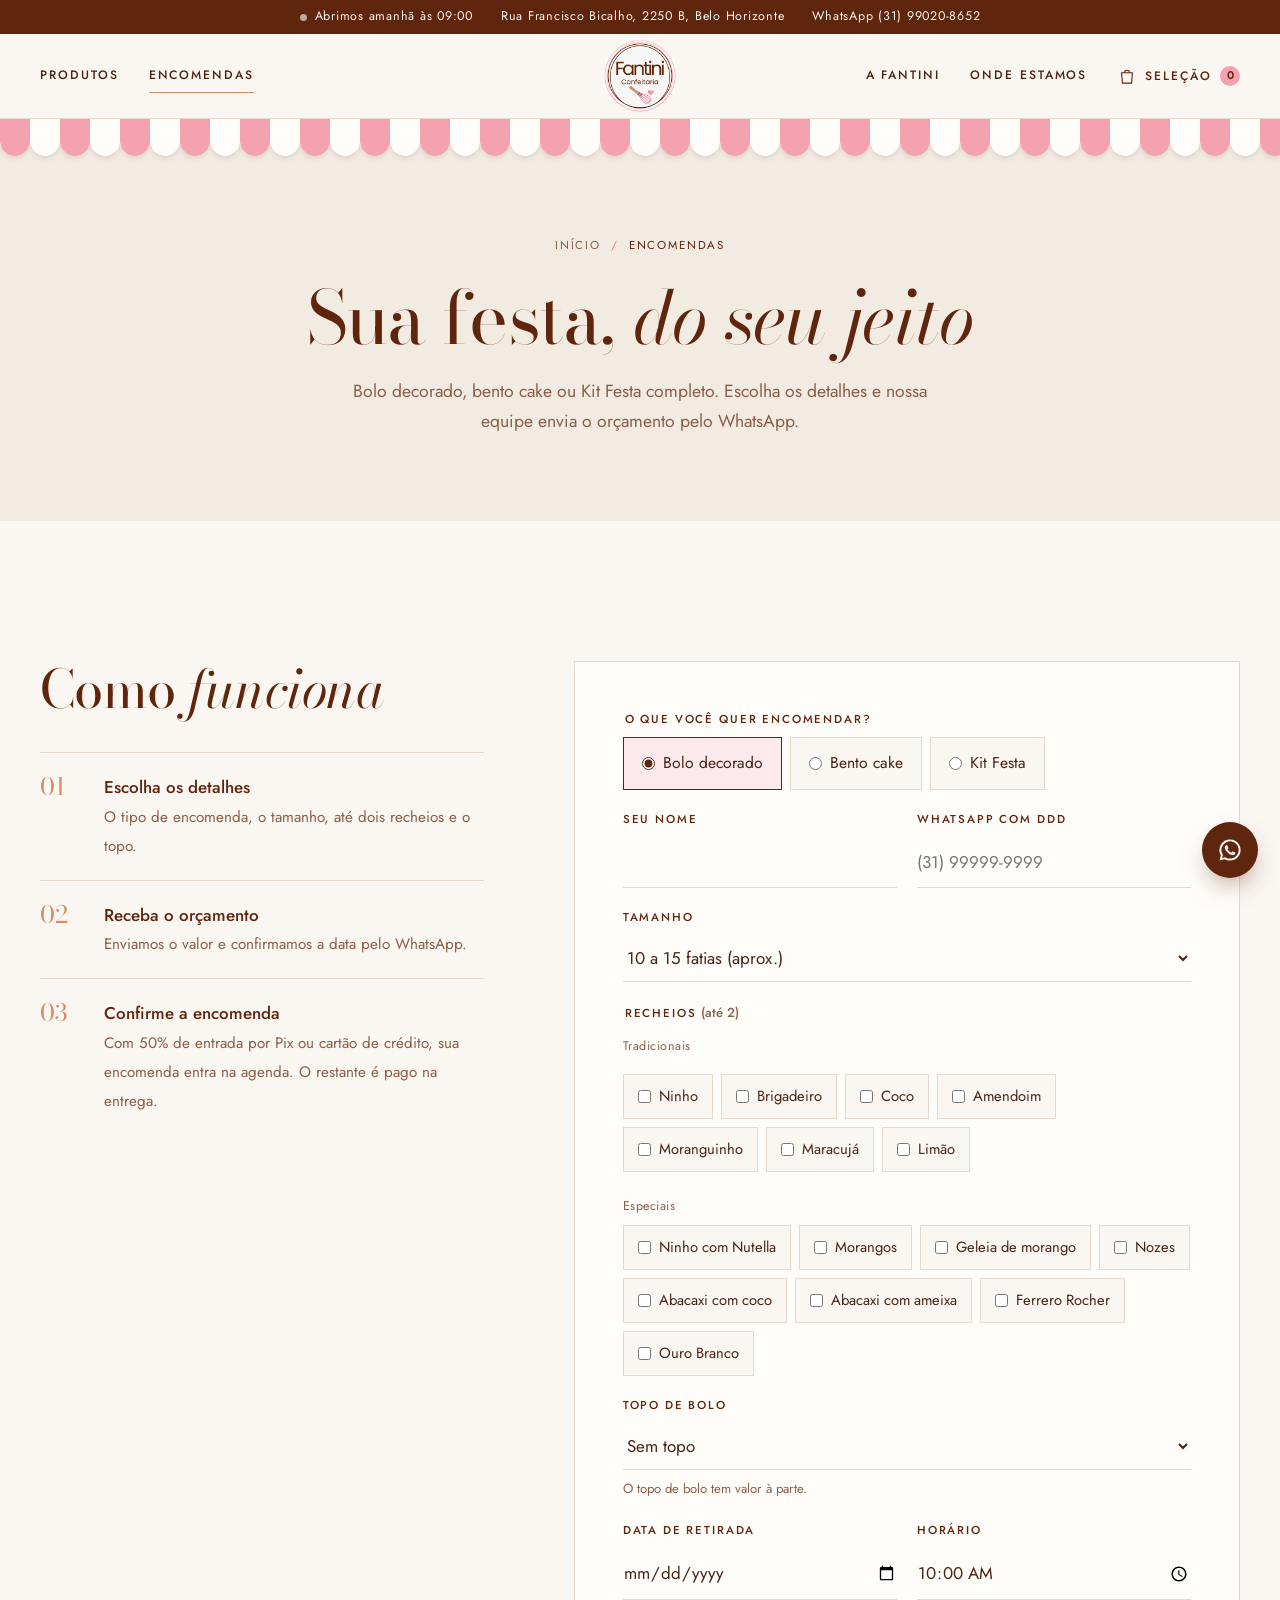
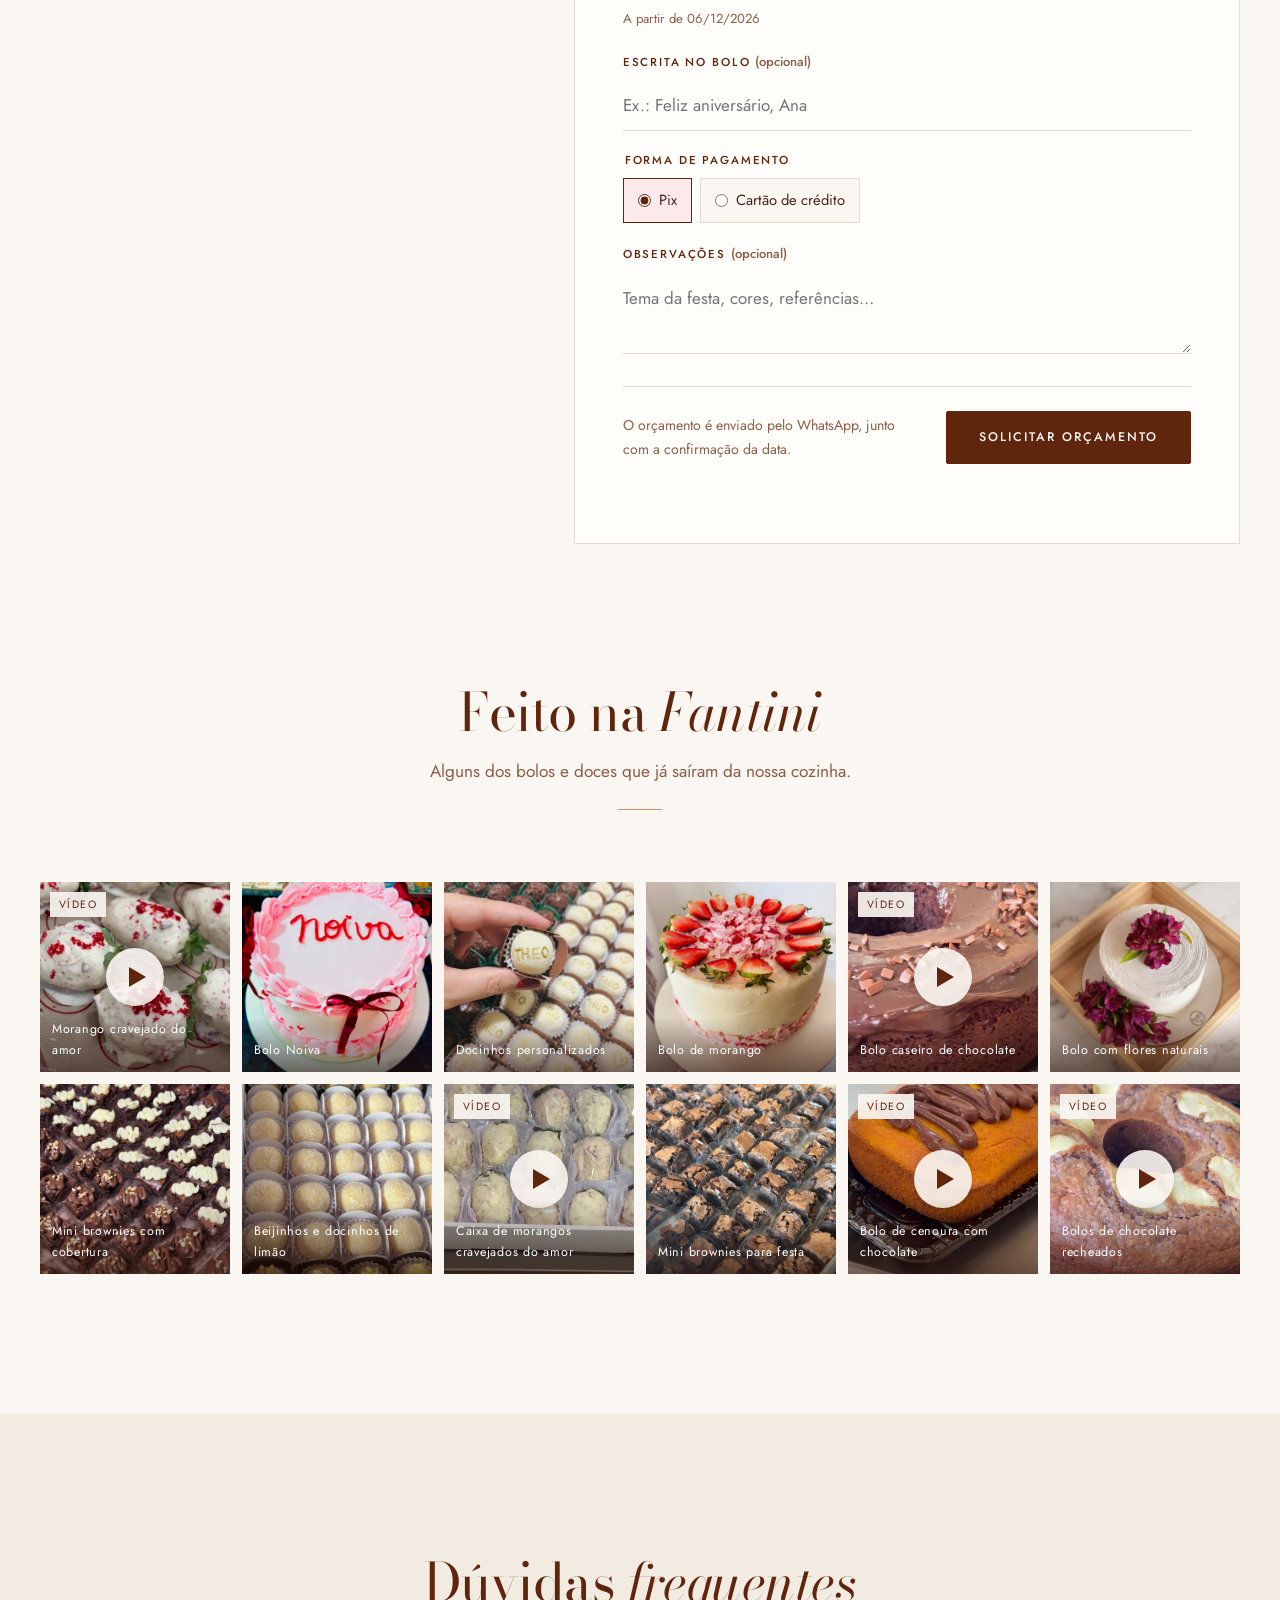
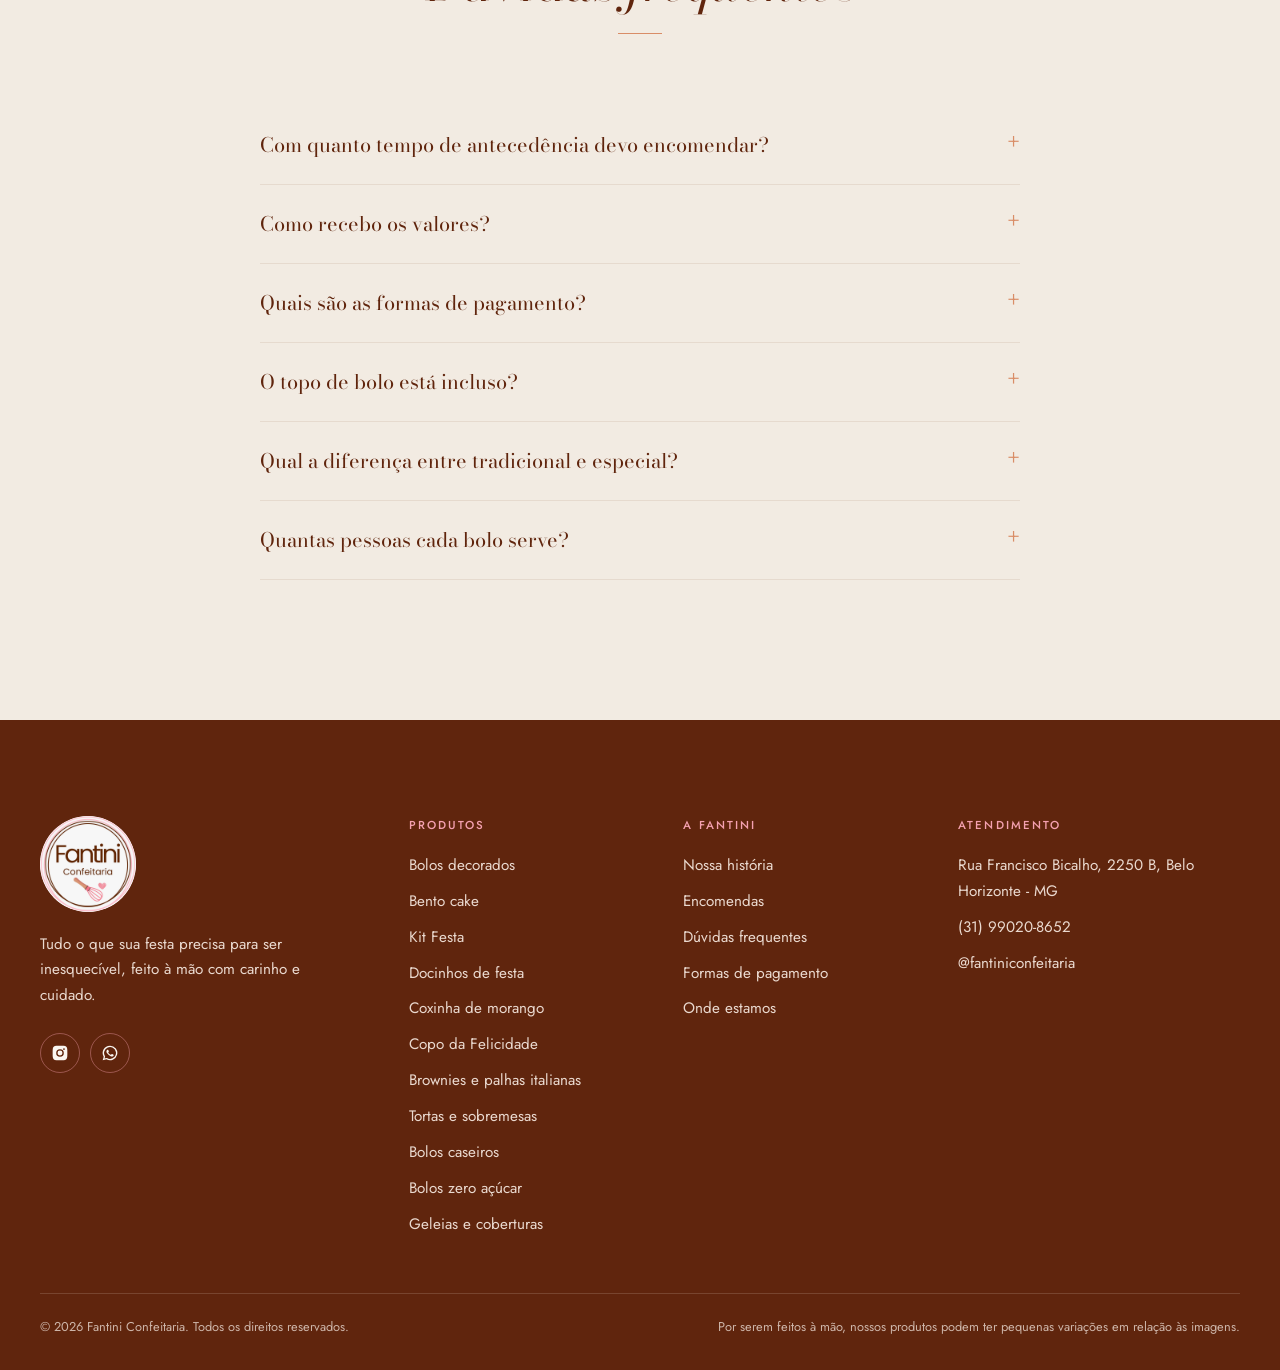
<file: encomendas.html>
<!DOCTYPE html>

<html lang="pt-BR">
<head>
<meta charset="utf-8"/>
<meta content="width=device-width, initial-scale=1, viewport-fit=cover" name="viewport"/>
<title>Encomendas | Fantini Confeitaria</title>
<meta content="Bolos de festa sob encomenda na Fantini Confeitaria, em Belo Horizonte. Monte o seu e receba o orçamento pelo WhatsApp." name="description"/>
<meta content="#FAF6F1" name="theme-color"/>
<meta content="Encomendas | Fantini Confeitaria" property="og:title"/>
<meta content="Bolos de festa sob encomenda na Fantini Confeitaria, em Belo Horizonte. Monte o seu e receba o orçamento pelo WhatsApp." property="og:description"/>
<meta content="pt_BR" property="og:locale"/>
<link href="img/favicon.png" rel="icon" type="image/png"/>
<link href="img/apple-touch-icon.png" rel="apple-touch-icon"/>
<link href="https://fonts.googleapis.com" rel="preconnect"/>
<link crossorigin="" href="https://fonts.gstatic.com" rel="preconnect"/>
<link href="https://fonts.googleapis.com/css2?family=Bodoni+Moda:ital,opsz,wght@0,6..96,400;0,6..96,500;1,6..96,400;1,6..96,500&amp;family=Jost:wght@300;400;500&amp;display=swap" rel="stylesheet"/>
<link href="assets/estilo.css?v=20261110b" rel="stylesheet"/>
</head>
<body data-pagina="encomendas">
<div id="topo-site"></div>
<main>
<header class="cabecalho-pagina areia">
<div class="container">
<nav aria-label="Você está em" class="trilha"><a href="index.html">Início</a><i class="sep">/</i><span class="atual">Encomendas</span></nav>
<h1 data-texto="enc_titulo">Sua festa, <em>do seu jeito</em></h1>
<p data-texto="enc_subtitulo">Bolo decorado, bento cake ou Kit Festa completo. Escolha os detalhes e nossa equipe envia o orçamento pelo WhatsApp.</p>
</div>
</header>
<section class="secao">
<div class="container encomenda-grade">
<div>
<h2 data-texto="enc_como_titulo">Como <em>funciona</em></h2>
<ol class="passos">
<li><div><strong data-texto="enc_passo1_titulo">Escolha os detalhes</strong><span data-texto="enc_passo1_texto">O tipo de encomenda, o tamanho, até dois recheios e o topo.</span></div></li>
<li><div><strong data-texto="enc_passo2_titulo">Receba o orçamento</strong><span data-texto="enc_passo2_texto">Enviamos o valor e confirmamos a data pelo WhatsApp.</span></div></li>
<li><div><strong data-texto="enc_passo3_titulo">Confirme a encomenda</strong><span data-texto="enc_passo3_texto">Com 50% de entrada por Pix ou cartão de crédito, sua encomenda entra na agenda. O restante é pago na entrega.</span></div></li>
</ol>
</div>
<form class="form-encomenda" id="formEncomenda" novalidate="">
<div class="campos">
<fieldset class="campo inteiro"><legend>O que você quer encomendar?</legend>
<div class="opcoes tipos">
<label><input checked="" name="encTipo" type="radio" value="bolo"/> Bolo decorado</label>
<label><input name="encTipo" type="radio" value="bento"/> Bento cake</label>
<label><input name="encTipo" type="radio" value="kit"/> Kit Festa</label>
</div>
</fieldset>
<div class="campo"><label for="encNome">Seu nome</label><input autocomplete="name" id="encNome" required=""/></div>
<div class="campo"><label for="encTelefone">WhatsApp com DDD</label><input autocomplete="tel" id="encTelefone" inputmode="tel" placeholder="(31) 99999-9999" required="" type="tel"/></div>
<div class="campo inteiro" id="campoTamanho"><label for="encTamanho">Tamanho</label><select id="encTamanho"></select></div>
<div class="campo inteiro" hidden="" id="campoKit"><label for="encKit">Kit</label><select id="encKit"></select></div>
<fieldset class="campo inteiro" id="campoRecheios"><legend>Recheios <span class="ajuda">(até 2)</span></legend>
<p class="grupo-titulo">Tradicionais</p>
<div class="opcoes" id="encRecheiosTrad"></div>
<div id="grupoEspeciais">
<p class="grupo-titulo" style="margin-top:16px">Especiais</p>
<div class="opcoes" id="encRecheiosEsp"></div>
</div>
<p class="nota" hidden="" id="notaKit">No Kit Festa, recheios e docinhos são tradicionais. Para sabores especiais, fale com a gente pelo WhatsApp.</p>
</fieldset>
<fieldset class="campo inteiro" hidden="" id="campoDoces"><legend>Docinhos</legend><div class="opcoes" id="encDoces"></div></fieldset>
<div class="campo inteiro" id="campoTopo"><label for="encTopo">Topo de bolo</label><select id="encTopo"></select><span class="ajuda">O topo de bolo tem valor à parte.</span></div>
<div class="campo"><label for="encData">Data de retirada</label><input id="encData" required="" type="date"/><span class="ajuda" id="ajudaData"></span></div>
<div class="campo"><label for="encHora">Horário</label><input id="encHora" required="" type="time" value="10:00"/></div>
<div class="campo inteiro"><label for="encFrase">Escrita no bolo <span class="ajuda">(opcional)</span></label><input id="encFrase" maxlength="40" placeholder="Ex.: Feliz aniversário, Ana"/></div>
<fieldset class="campo inteiro"><legend>Forma de pagamento</legend>
<div class="opcoes">
<label><input checked="" name="encPagamento" type="radio" value="Pix"/> Pix</label>
<label><input name="encPagamento" type="radio" value="Cartão de crédito"/> Cartão de crédito</label>
</div>
</fieldset>
<div class="campo inteiro"><label for="encObs">Observações <span class="ajuda">(opcional)</span></label><textarea id="encObs" placeholder="Tema da festa, cores, referências…"></textarea></div>
</div>
<div class="form-rodape">
<small data-texto="enc_form_nota">O orçamento é enviado pelo WhatsApp, junto com a confirmação da data.</small>
<button class="btn btn-escuro" data-texto="enc_form_botao" type="submit">Solicitar orçamento</button>
</div>
<p class="erro" id="encErro" role="alert"></p>
</form>
</div>
</section>
<section class="secao secao-galeria" id="galeria" style="padding-top:0">
    <div class="container">
      <div class="secao-topo"><h2 data-texto="galeria_titulo">Feito na <em>Fantini</em></h2><p data-texto="galeria_texto">Alguns dos bolos e doces que já saíram da nossa cozinha.</p><span class="ornamento"></span></div>
      <div class="galeria" data-galeria></div>
    </div>
  </section>

  <section class="secao gourmet-destaque" id="duvidas">
<div class="container">
<div class="secao-topo"><h2 data-texto="enc_faq_titulo">Dúvidas <em>frequentes</em></h2><span class="ornamento"></span></div>
<div class="faq">
<details><summary data-texto="enc_faq1_pergunta">Com quanto tempo de antecedência devo encomendar?</summary><p data-texto="enc_faq1_resposta">Pedimos pelo menos {dias} dias de antecedência. Para bolos com decoração temática e Kit Festa, o ideal é encomendar com uma semana.</p></details>
<details><summary data-texto="enc_faq2_pergunta">Como recebo os valores?</summary><p data-texto="enc_faq2_resposta">Assim que recebemos seu pedido ou encomenda, nossa equipe envia os valores e a disponibilidade pelo WhatsApp.</p></details>
<details><summary data-texto="enc_faq3_pergunta">Quais são as formas de pagamento?</summary><p data-texto="enc_faq3_resposta">Pix ou cartão de crédito. Não há pagamento pelo site: depois do seu pedido, combinamos tudo pelo WhatsApp. Nas encomendas, trabalhamos com 50% do valor de entrada e o restante na entrega.</p></details>
<details><summary data-texto="enc_faq4_pergunta">O topo de bolo está incluso?</summary><p data-texto="enc_faq4_resposta">O topo de bolo tem valor à parte. No Kit Festa, o topo simples já está incluso.</p></details>
<details><summary data-texto="enc_faq5_pergunta">Qual a diferença entre tradicional e especial?</summary><p data-texto="enc_faq5_resposta">Os tradicionais são os nossos clássicos, como Ninho, Brigadeiro e Moranguinho. Os especiais levam sabores como Ferrero Rocher, Ouro Branco, Nozes e Ninho com Nutella.</p></details>
<details><summary data-texto="enc_faq6_pergunta">Quantas pessoas cada bolo serve?</summary><p data-texto="enc_faq6_resposta">Nossos bolos decorados vão de 10 a 15 fatias até cerca de 50 fatias. Na dúvida, conte quantos convidados terá a festa que a gente ajuda a escolher.</p></details>
</div>
</div>
</section>
</main>
<div id="rodape-site"></div>
<script src="assets/dados.js?v=20261110b"></script>
<script src="assets/site.js?v=20261110b"></script>
</body>
</html>
</file>
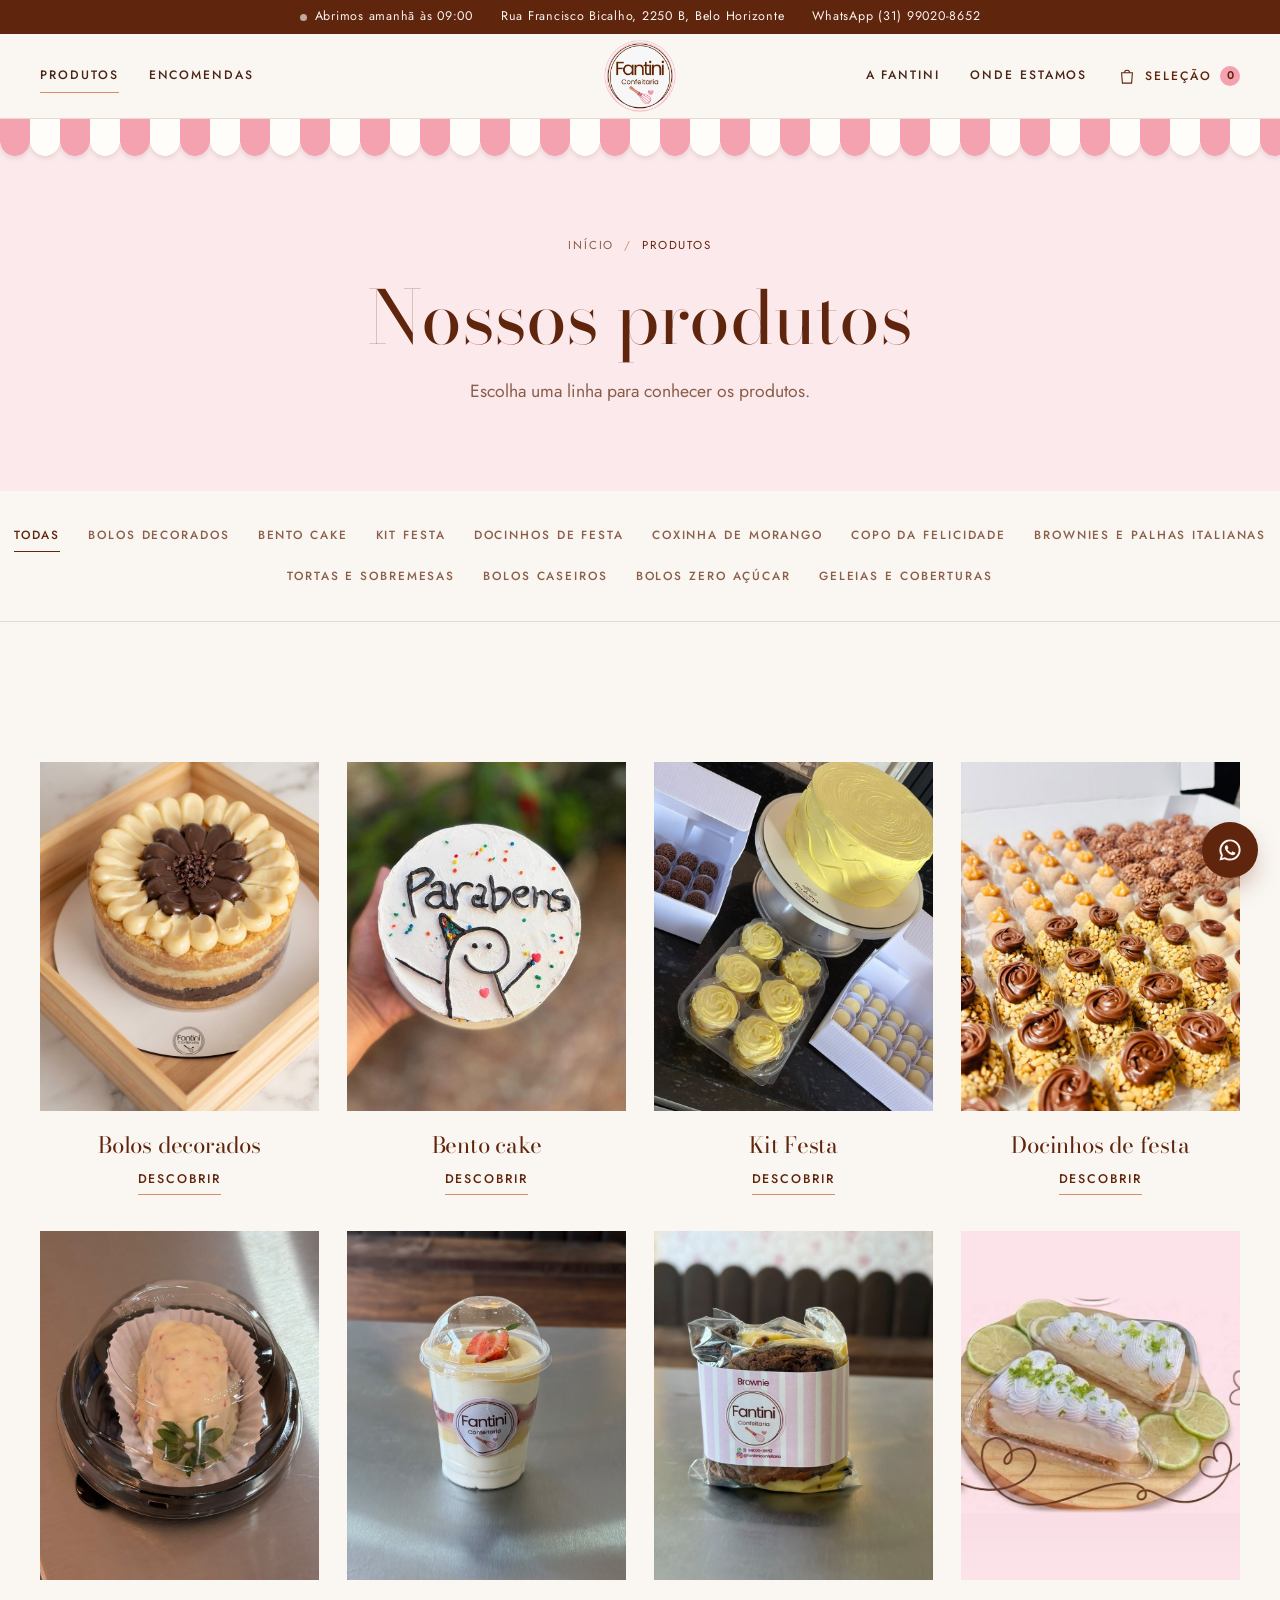
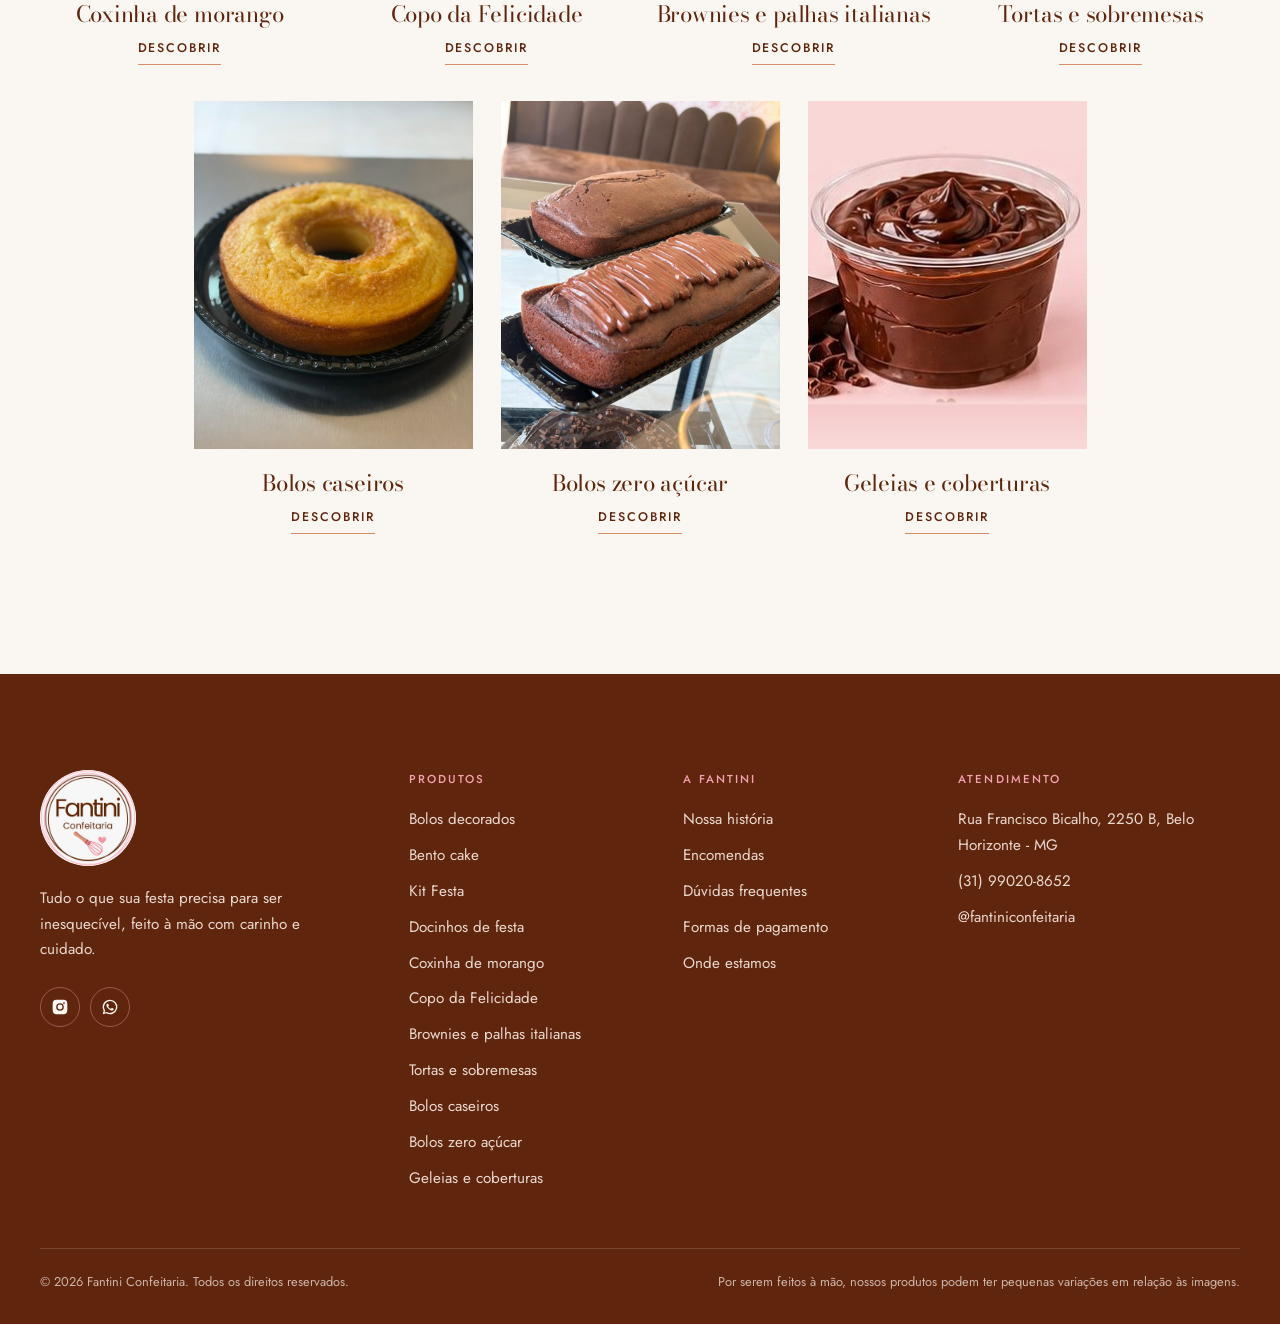
<file: produtos.html>
<!DOCTYPE html>
<html lang="pt-BR">
<head>
<meta charset="UTF-8">
<meta name="viewport" content="width=device-width, initial-scale=1, viewport-fit=cover">
<title>Produtos | Fantini Confeitaria</title>
<meta name="description" content="Conheça as linhas da Fantini Confeitaria: bolos decorados, bento cake, Kit Festa, docinhos, sobremesas, bolos caseiros e muito mais.">
<meta name="theme-color" content="#FAF6F1">
<meta property="og:title" content="Produtos | Fantini Confeitaria">
<meta property="og:description" content="Conheça as linhas da Fantini Confeitaria: bolos decorados, bento cake, Kit Festa, docinhos, sobremesas, bolos caseiros e muito mais.">
<meta property="og:locale" content="pt_BR">
<link rel="icon" type="image/png" href="img/favicon.png">
<link rel="apple-touch-icon" href="img/apple-touch-icon.png">
<link rel="preconnect" href="https://fonts.googleapis.com">
<link rel="preconnect" href="https://fonts.gstatic.com" crossorigin>
<link href="https://fonts.googleapis.com/css2?family=Bodoni+Moda:ital,opsz,wght@0,6..96,400;0,6..96,500;1,6..96,400;1,6..96,500&family=Jost:wght@300;400;500&display=swap" rel="stylesheet">
<link rel="stylesheet" href="assets/estilo.css?v=20261110b">
</head>
<body data-pagina="produtos">
<div id="topo-site"></div>
<main>
  <header class="cabecalho-pagina" id="cabecalhoPagina">
    <div class="container">
      <nav class="trilha" aria-label="Você está em">
        <a href="index.html">Início</a><i class="sep">/</i><span id="trilhaProdutos"><a href="produtos.html">Produtos</a><i class="sep">/</i></span><span class="atual" id="trilhaAtual">Produtos</span>
      </nav>
      <h1 id="tituloPagina">Nossos produtos</h1>
      <p id="descricaoPagina"></p>
    </div>
  </header>

  <nav class="abas-linhas" id="abasLinhas" aria-label="Linhas de produtos"></nav>

  <section class="secao">
    <div class="container">
      <div id="gradePrincipal"></div>
    </div>
  </section>

  <section class="secao outras-linhas" id="outrasLinhas">
    <div class="container">
      <div class="secao-topo"><h2>Conheça <em>também</em></h2><span class="ornamento"></span></div>
      <div class="grade-linhas" id="gradeOutras"></div>
    </div>
  </section>
</main>

<div id="rodape-site"></div>
<script src="assets/dados.js?v=20261110b"></script>
<script src="assets/site.js?v=20261110b"></script>
</body>
</html>
</file>
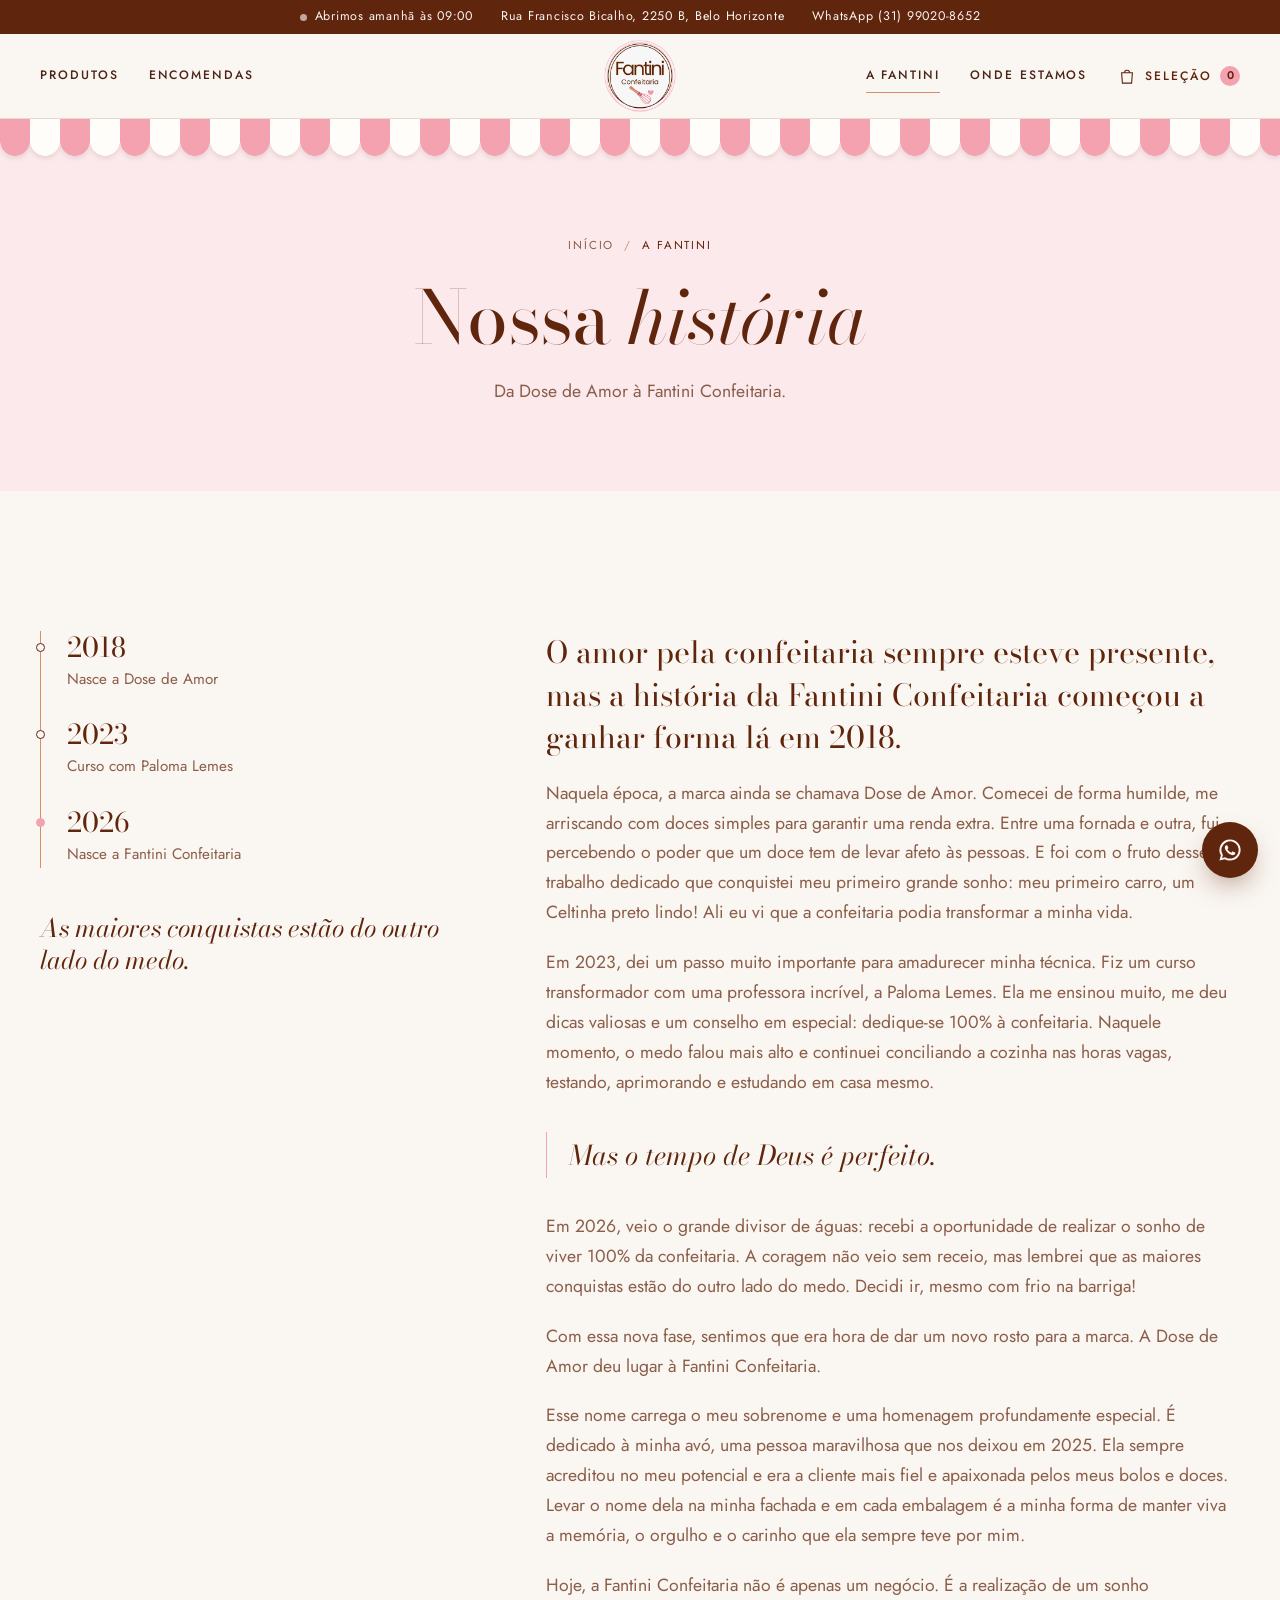
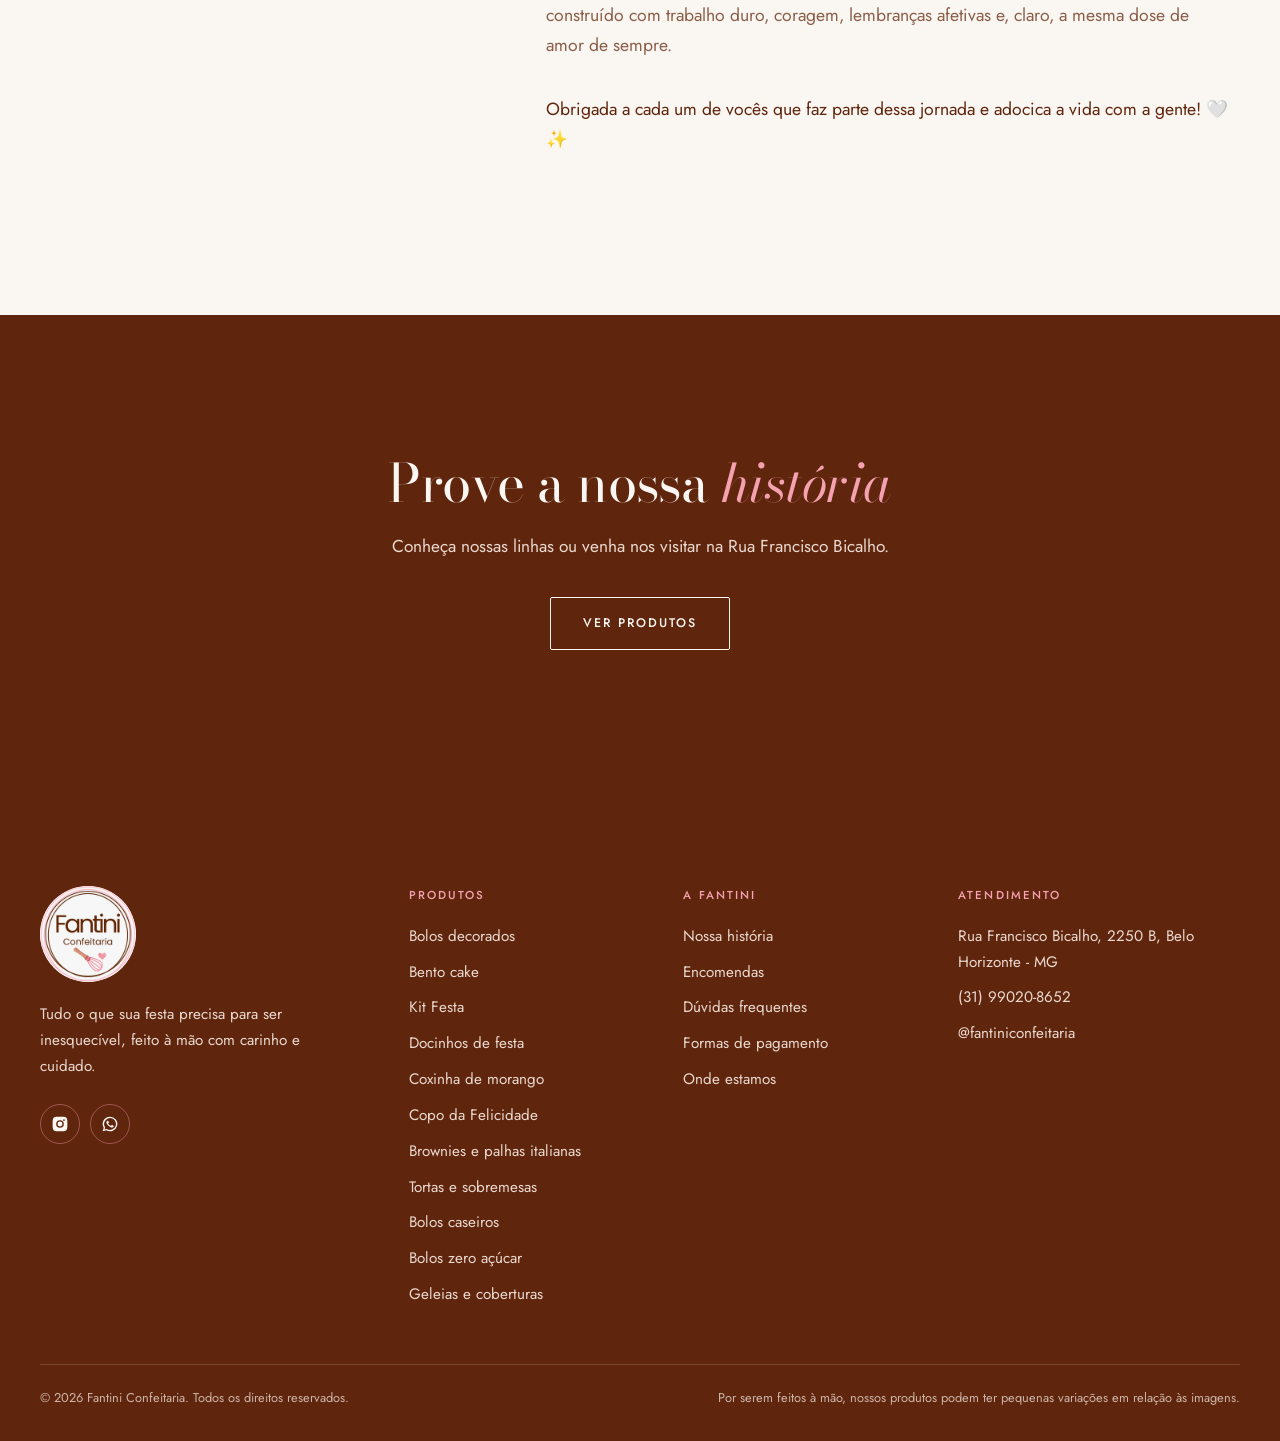
<file: sobre.html>
<!DOCTYPE html>

<html lang="pt-BR">
<head>
<meta charset="utf-8"/>
<meta content="width=device-width, initial-scale=1, viewport-fit=cover" name="viewport"/>
<title>Nossa história | Fantini Confeitaria</title>
<meta content="Da Dose de Amor à Fantini Confeitaria: conheça a história por trás de cada doce." name="description"/>
<meta content="#FAF6F1" name="theme-color"/>
<meta content="Nossa história | Fantini Confeitaria" property="og:title"/>
<meta content="Da Dose de Amor à Fantini Confeitaria: conheça a história por trás de cada doce." property="og:description"/>
<meta content="pt_BR" property="og:locale"/>
<link href="img/favicon.png" rel="icon" type="image/png"/>
<link href="img/apple-touch-icon.png" rel="apple-touch-icon"/>
<link href="https://fonts.googleapis.com" rel="preconnect"/>
<link crossorigin="" href="https://fonts.gstatic.com" rel="preconnect"/>
<link href="https://fonts.googleapis.com/css2?family=Bodoni+Moda:ital,opsz,wght@0,6..96,400;0,6..96,500;1,6..96,400;1,6..96,500&amp;family=Jost:wght@300;400;500&amp;display=swap" rel="stylesheet"/>
<link href="assets/estilo.css?v=20261110b" rel="stylesheet"/>
</head>
<body data-pagina="sobre">
<div id="topo-site"></div>
<main>
<header class="cabecalho-pagina">
<div class="container">
<nav aria-label="Você está em" class="trilha"><a href="index.html">Início</a><i class="sep">/</i><span class="atual">A Fantini</span></nav>
<h1 data-texto="sobre_titulo">Nossa <em>história</em></h1>
<p data-texto="sobre_subtitulo">Da Dose de Amor à Fantini Confeitaria.</p>
</div>
</header>
<section class="secao">
<div class="container sobre-grade">
<aside class="sobre-lateral">
<ol class="linha-tempo">
<li><strong data-texto="sobre_marco1_ano">2018</strong><span data-texto="sobre_marco1_texto">Nasce a Dose de Amor</span></li>
<li><strong data-texto="sobre_marco2_ano">2023</strong><span data-texto="sobre_marco2_texto">Curso com Paloma Lemes</span></li>
<li><strong data-texto="sobre_marco3_ano">2026</strong><span data-texto="sobre_marco3_texto">Nasce a Fantini Confeitaria</span></li>
</ol>
<blockquote class="citacao" data-texto="sobre_citacao" style="font-size:1.6rem">As maiores conquistas estão do outro lado do medo.</blockquote>
</aside>
<div class="sobre-texto">
<p data-texto="sobre_paragrafo1">O amor pela confeitaria sempre esteve presente, mas a história da Fantini Confeitaria começou a ganhar forma lá em 2018.</p>
<p data-texto="sobre_paragrafo2">Naquela época, a marca ainda se chamava Dose de Amor. Comecei de forma humilde, me arriscando com doces simples para garantir uma renda extra. Entre uma fornada e outra, fui percebendo o poder que um doce tem de levar afeto às pessoas. E foi com o fruto desse trabalho dedicado que conquistei meu primeiro grande sonho: meu primeiro carro, um Celtinha preto lindo! Ali eu vi que a confeitaria podia transformar a minha vida.</p>
<p data-texto="sobre_paragrafo3">Em 2023, dei um passo muito importante para amadurecer minha técnica. Fiz um curso transformador com uma professora incrível, a Paloma Lemes. Ela me ensinou muito, me deu dicas valiosas e um conselho em especial: dedique-se 100% à confeitaria. Naquele momento, o medo falou mais alto e continuei conciliando a cozinha nas horas vagas, testando, aprimorando e estudando em casa mesmo.</p>
<p class="destaque-texto" data-texto="sobre_paragrafo4">Mas o tempo de Deus é perfeito.</p>
<p data-texto="sobre_paragrafo5">Em 2026, veio o grande divisor de águas: recebi a oportunidade de realizar o sonho de viver 100% da confeitaria. A coragem não veio sem receio, mas lembrei que as maiores conquistas estão do outro lado do medo. Decidi ir, mesmo com frio na barriga!</p>
<p data-texto="sobre_paragrafo6">Com essa nova fase, sentimos que era hora de dar um novo rosto para a marca. A Dose de Amor deu lugar à Fantini Confeitaria.</p>
<p data-texto="sobre_paragrafo7">Esse nome carrega o meu sobrenome e uma homenagem profundamente especial. É dedicado à minha avó, uma pessoa maravilhosa que nos deixou em 2025. Ela sempre acreditou no meu potencial e era a cliente mais fiel e apaixonada pelos meus bolos e doces. Levar o nome dela na minha fachada e em cada embalagem é a minha forma de manter viva a memória, o orgulho e o carinho que ela sempre teve por mim.</p>
<p data-texto="sobre_paragrafo8">Hoje, a Fantini Confeitaria não é apenas um negócio. É a realização de um sonho construído com trabalho duro, coragem, lembranças afetivas e, claro, a mesma dose de amor de sempre.</p>
<p class="assinatura" data-texto="sobre_paragrafo9">Obrigada a cada um de vocês que faz parte dessa jornada e adocica a vida com a gente! 🤍✨</p>
</div>
</div>
</section>
<section class="secao faixa-encomenda">
<div class="container">
<h2 data-texto="sobre_cta_titulo">Prove a nossa <em>história</em></h2>
<p data-texto="sobre_cta_texto">Conheça nossas linhas ou venha nos visitar na Rua Francisco Bicalho.</p>
<a class="btn btn-claro" data-texto="sobre_cta_botao" href="produtos.html">Ver produtos</a>
</div>
</section>
</main>
<div id="rodape-site"></div>
<script src="assets/dados.js?v=20261110b"></script>
<script src="assets/site.js?v=20261110b"></script>
</body>
</html>
</file>
<file: assets/estilo.css>
/* =========================================================
   FANTINI CONFEITARIA — ESTILO
   Paleta: off-white (principal), terroso e rosa claro
   ========================================================= */
:root{
  --offwhite:#FAF6F1;      /* fundo principal */
  --areia:#F2EBE2;         /* off-white mais quente, para seções */
  --branco:#FFFDFA;
  --terroso:#60250D;       /* marrom chocolate: marca, títulos, botões */
  --terroso-2:#7A4630;     /* hover */
  --terroso-suave:#8B5E4A; /* textos de apoio */
  --caramelo:#D98D67;      /* detalhes finos */
  --rosa:#F4A1B0;          /* rosa claro da paleta */
  --blush:#FBE9EC;         /* rosa bem claro, para fundos */
  --texto:#4A2416;
  --linha:#E6DACE;
  --serif:"Bodoni Moda", "Didot", "Bodoni 72", Georgia, serif;
  --sans:"Jost", "Futura", "Segoe UI", system-ui, -apple-system, Arial, sans-serif;
  color-scheme:light;
}

*,*::before,*::after{box-sizing:border-box}
html{scroll-behavior:smooth;scroll-padding-top:calc(90px + env(safe-area-inset-top,0px))}
@media (prefers-reduced-motion: reduce){html{scroll-behavior:auto}*{transition:none!important;animation:none!important}}
body{
  margin:0;background:var(--offwhite);color:var(--texto);
  font-family:var(--sans);font-size:17px;line-height:1.7;font-weight:400;
  -webkit-font-smoothing:antialiased;padding-bottom:env(safe-area-inset-bottom,0px);
}
img{max-width:100%;display:block}
a{color:inherit}
button,input,select,textarea{font:inherit;color:inherit}
:focus-visible{outline:2px solid var(--caramelo);outline-offset:3px}
[hidden]{display:none!important}
.container{width:min(1200px,100% - 48px);margin-inline:auto}
.sr-only{position:absolute;width:1px;height:1px;overflow:hidden;clip:rect(0 0 0 0);white-space:nowrap}

h1,h2,h3{font-family:var(--serif);font-weight:400;line-height:1.08;margin:0;color:var(--terroso);letter-spacing:-.01em}
h1{font-size:clamp(2.6rem,6vw,4.6rem)}
h2{font-size:clamp(2.1rem,4.4vw,3.3rem)}
h3{font-size:1.45rem}
h1 em,h2 em{font-style:italic}
p{margin:0}

.secao{padding:clamp(80px,11vw,140px) 0}
.secao-topo{max-width:620px;margin:0 auto clamp(44px,6vw,72px);text-align:center}
.secao-topo p{color:var(--terroso-suave);margin-top:16px;font-size:1.08rem}
.ornamento{display:block;width:44px;height:1px;background:var(--caramelo);margin:22px auto 0}

/* Botões: discretos e elegantes */
.btn{
  display:inline-flex;align-items:center;justify-content:center;gap:10px;
  padding:15px 32px;min-height:50px;border:1px solid var(--terroso);border-radius:2px;
  font-size:.78rem;font-weight:500;letter-spacing:.16em;text-transform:uppercase;
  text-decoration:none;cursor:pointer;transition:background .25s,color .25s,border-color .25s;
  background:transparent;color:var(--terroso);
}
.btn:hover{background:var(--terroso);color:var(--offwhite)}
.btn-escuro{background:var(--terroso);color:var(--offwhite)}
.btn-escuro:hover{background:var(--terroso-2);border-color:var(--terroso-2)}
.btn-claro{border-color:var(--offwhite);color:var(--offwhite)}
.btn-claro:hover{background:var(--offwhite);color:var(--terroso)}
.btn[disabled]{opacity:.45;cursor:not-allowed}
.btn svg{width:18px;height:18px;fill:currentColor}
.link-fino{
  font-size:.78rem;letter-spacing:.16em;text-transform:uppercase;font-weight:500;text-decoration:none;
  color:var(--terroso);border-bottom:1px solid var(--caramelo);padding-bottom:4px;transition:border-color .25s
}
.link-fino:hover{border-color:var(--terroso)}

/* =========================================================
   BARRA DO TOPO E CABEÇALHO
   ========================================================= */
.barra-topo{background:var(--terroso);color:var(--offwhite);font-size:.78rem;letter-spacing:.06em;padding-top:env(safe-area-inset-top,0px)}
.barra-topo .container{display:flex;align-items:center;justify-content:center;gap:28px;min-height:34px;flex-wrap:wrap}
.barra-topo a{color:var(--offwhite);text-decoration:none}
.barra-topo a:hover{color:var(--rosa)}
.status{display:inline-flex;align-items:center;gap:8px}
.status .bolinha{width:7px;height:7px;border-radius:50%;background:#BFA89C}
.status.aberto .bolinha{background:var(--rosa)}
@media (max-width: 760px){.barra-endereco{display:none}}
@media (max-width: 480px){.barra-topo .barra-whats{display:none}}

.topo{
  position:sticky;top:0;z-index:50;background:color-mix(in srgb,var(--offwhite) 94%,transparent);
  backdrop-filter:blur(10px);-webkit-backdrop-filter:blur(10px);border-bottom:1px solid var(--linha);
}
.topo .container{display:grid;grid-template-columns:1fr auto 1fr;align-items:center;height:84px;gap:20px}
.menu{display:flex;gap:30px;align-items:center}
.menu a{
  text-decoration:none;font-size:.76rem;letter-spacing:.16em;text-transform:uppercase;font-weight:500;
  padding:6px 0;border-bottom:1px solid transparent;transition:border-color .25s;white-space:nowrap
}
.menu a:hover,.menu a[aria-current="page"]{border-color:var(--caramelo)}
.topo-esquerda{display:flex;align-items:center}
.topo-direita{display:flex;align-items:center;justify-content:flex-end;gap:30px}
.marca{text-decoration:none;display:flex;flex-direction:column;align-items:center;line-height:1}
.marca img{width:72px;height:72px;display:block}
.marca-rodape img{width:96px;height:96px;background:var(--offwhite);border-radius:50%}
.marca strong{font-family:var(--serif);font-style:italic;font-weight:500;font-size:2.3rem;color:var(--terroso);letter-spacing:-.01em}
.marca span{font-size:.6rem;letter-spacing:.5em;text-transform:uppercase;color:var(--terroso-suave);margin-top:6px;padding-left:.5em}
.btn-selecao{
  display:inline-flex;align-items:center;gap:8px;background:none;border:0;cursor:pointer;padding:8px 0;
  font-size:.76rem;letter-spacing:.16em;text-transform:uppercase;font-weight:500;color:var(--terroso)
}
.btn-selecao svg{width:20px;height:20px}
.contador{
  min-width:20px;height:20px;border-radius:999px;background:var(--rosa);color:var(--terroso);
  font-size:.7rem;font-weight:600;letter-spacing:0;display:inline-grid;place-items:center;padding:0 6px
}
.btn-menu{display:none;background:none;border:0;padding:10px 0;cursor:pointer;justify-self:start}
.btn-menu span{display:block;width:24px;height:1.5px;background:var(--terroso);margin:6px 0}
.menu-celular{display:none}

@media (max-width: 980px){
  .topo .container{height:72px}
  .menu{display:none}
  .btn-menu{display:block}
  .marca img{width:56px;height:56px}
  .btn-selecao .texto{display:none}
  .menu-celular{
    position:absolute;top:100%;left:0;right:0;background:var(--offwhite);border-bottom:1px solid var(--linha);
    padding:12px 24px 28px;flex-direction:column;
  }
  .menu-celular.aberto{display:flex}
  .menu-celular a{padding:16px 0;border-bottom:1px solid var(--linha);text-decoration:none;font-family:var(--serif);font-size:1.4rem;color:var(--terroso)}
}

/* =========================================================
   BANDEIRINHAS
   ========================================================= */
.tenda{
  height:22px;position:relative;z-index:3;
  background:repeating-linear-gradient(90deg,var(--rosa) 0 30px,var(--branco) 30px 60px);
}
.tenda::after{
  content:"";position:absolute;left:0;right:0;top:100%;height:15px;
  background:
    radial-gradient(circle at 15px 0,var(--rosa) 14.5px,transparent 15px),
    radial-gradient(circle at 45px 0,var(--branco) 14.5px,transparent 15px);
  background-size:60px 15px;background-repeat:repeat-x;
  filter:drop-shadow(0 3px 2px rgba(96,37,13,.1));
}

/* =========================================================
   BANNERS
   ========================================================= */
.banners{position:relative;overflow:hidden;margin-top:-15px}
.banners-trilho{display:flex;transition:transform .8s cubic-bezier(.65,0,.25,1)}
.banner{flex:0 0 100%;min-height:clamp(480px,46vw,620px);display:flex;align-items:center;position:relative;text-decoration:none;color:inherit}
.banner-conteudo{display:grid;grid-template-columns:1fr 1fr;gap:48px;align-items:center;padding:90px 0 80px}
.banner h2{font-size:clamp(2.8rem,6vw,5rem);line-height:1}
.banner p{font-size:1.12rem;margin:22px 0 36px;max-width:34ch;color:var(--terroso-suave)}
.banner-arte{position:relative;display:grid;place-items:center}
.banner-arte .moldura{
  width:min(100%,430px);aspect-ratio:1;border-radius:50%;display:grid;place-items:center;
  border:1px solid rgba(96,37,13,.18);background:rgba(255,253,250,.55);position:relative
}
.banner-arte .moldura::after{content:"";position:absolute;inset:16px;border-radius:50%;border:1px solid rgba(96,37,13,.08)}
.banner-arte svg{width:76%;height:auto}
.banner.tema-blush{background:var(--blush)}
.banner.tema-areia{background:var(--areia)}
.banner.tema-terroso{background:var(--terroso)}
.banner.tema-terroso h2{color:var(--offwhite)}
.banner.tema-terroso h2 em{color:var(--rosa)}
.banner.tema-terroso p{color:#EAD9CF}
.banner.tema-terroso .moldura{background:rgba(255,255,255,.04);border-color:rgba(244,161,176,.35)}
.banner.tema-terroso .moldura::after{border-color:rgba(244,161,176,.15)}
.banner-imagem picture,.banner-imagem img{position:absolute;inset:0;width:100%;height:100%;object-fit:cover}
.banner-controles{position:absolute;left:0;right:0;bottom:30px;z-index:4}
.banner-controles .container{display:flex;align-items:center;gap:18px}
.banner-pontos{display:flex;gap:10px}
.banner-pontos button{width:28px;height:14px;border:0;padding:0;background:none;cursor:pointer;position:relative}
.banner-pontos button::before{content:"";position:absolute;left:0;right:0;top:50%;height:1px;background:rgba(96,37,13,.3);transition:background .3s,height .3s}
.banner-pontos button[aria-current="true"]::before{background:var(--terroso);height:2px}
.banners.escuro .banner-pontos button::before{background:rgba(250,246,241,.35)}
.banners.escuro .banner-pontos button[aria-current="true"]::before{background:var(--offwhite)}
.banner-seta{width:40px;height:40px;border-radius:50%;border:1px solid rgba(96,37,13,.3);background:transparent;color:var(--terroso);cursor:pointer;font-size:1.1rem;display:grid;place-items:center}
.banners.escuro .banner-seta{border-color:rgba(250,246,241,.4);color:var(--offwhite)}
.banner-seta:hover{background:rgba(96,37,13,.06)}
@media (max-width: 860px){
  .banner{min-height:auto}
  .banner-conteudo{grid-template-columns:1fr;gap:16px;padding:64px 0 96px;text-align:center}
  .banner p{margin-inline:auto}
  .banner-arte{order:-1}
  .banner-arte .moldura{width:min(64%,260px)}
  .banner-controles .container{justify-content:center}
  .banner-seta{display:none}
}

/* =========================================================
   LINHAS (categorias)
   ========================================================= */
.grade-linhas{display:grid;grid-template-columns:repeat(3,1fr);gap:clamp(18px,3vw,36px) clamp(16px,2.4vw,28px)}
.linha-card{text-decoration:none;display:block;text-align:center}
.linha-imagem{aspect-ratio:4/5;overflow:hidden;position:relative;display:grid;place-items:center}
.linha-imagem img{position:absolute;inset:0;width:100%;height:100%;object-fit:cover;transition:transform .8s}
.linha-imagem svg{width:80%;height:auto;transition:transform .8s}
.linha-card:hover .linha-imagem img,.linha-card:hover .linha-imagem svg{transform:scale(1.04)}
.fundo-blush{background:var(--blush)}
.fundo-areia{background:var(--areia)}
.fundo-terroso{background:var(--terroso)}
.linha-card h3{margin-top:22px;font-size:1.65rem}
.linha-card .link-fino{display:inline-block;margin-top:12px}
.linha-card.especial h3{font-style:italic}
@media (max-width: 860px){
  .grade-linhas{grid-template-columns:repeat(2,1fr)}
  .linha-card h3{font-size:1.25rem;margin-top:14px}
  .linha-card .link-fino{font-size:.66rem;letter-spacing:.12em}
}

/* Destaque da Linha Gourmet */
.gourmet-destaque{background:var(--areia)}
.gourmet-grade{display:grid;grid-template-columns:1fr 1fr;gap:clamp(40px,7vw,100px);align-items:center}
.gourmet-arte{aspect-ratio:4/5;background:var(--terroso);display:grid;place-items:center;position:relative;overflow:hidden}
.gourmet-arte img{position:absolute;inset:0;width:100%;height:100%;object-fit:cover}
.gourmet-arte svg{width:76%}
.gourmet-arte::after{content:"";position:absolute;inset:18px;border:1px solid rgba(244,161,176,.35);pointer-events:none}
.gourmet-texto p{color:var(--terroso-suave);font-size:1.1rem;margin:24px 0 0;max-width:46ch}
.gourmet-lista{list-style:none;padding:0;margin:32px 0 40px;border-top:1px solid var(--linha)}
.gourmet-lista li{padding:16px 0;border-bottom:1px solid var(--linha);display:flex;justify-content:space-between;gap:16px;font-family:var(--serif);font-size:1.2rem;color:var(--terroso)}
.gourmet-lista li a{text-decoration:none}
.gourmet-lista li span{font-family:var(--sans);font-size:.72rem;letter-spacing:.16em;text-transform:uppercase;color:var(--terroso-suave);align-self:center}
@media (max-width: 860px){.gourmet-grade{grid-template-columns:1fr}.gourmet-arte{max-width:480px;width:100%;margin:0 auto}}

/* Faixa de encomendas */
.faixa-encomenda{background:var(--terroso);color:var(--offwhite);text-align:center}
.faixa-encomenda h2{color:var(--offwhite)}
.faixa-encomenda h2 em{color:var(--rosa)}
.faixa-encomenda p{color:#EAD9CF;max-width:52ch;margin:20px auto 36px;font-size:1.08rem}

/* História (resumo na inicial) */
.historia-grade{display:grid;grid-template-columns:1fr 1fr;gap:clamp(40px,7vw,100px);align-items:center}
.citacao{font-family:var(--serif);font-style:italic;font-size:clamp(1.8rem,3.4vw,2.7rem);line-height:1.25;color:var(--terroso);margin:0}
.citacao footer{font-family:var(--sans);font-style:normal;font-size:.75rem;letter-spacing:.16em;text-transform:uppercase;color:var(--caramelo);margin-top:22px}
.historia-texto p{color:var(--terroso-suave);font-size:1.08rem;margin-bottom:18px;max-width:52ch}
.historia-texto .link-fino{display:inline-block;margin-top:10px}
@media (max-width: 860px){.historia-grade{grid-template-columns:1fr}}

/* Depoimentos */
.depoimentos{display:grid;grid-template-columns:repeat(3,1fr);gap:clamp(28px,4vw,56px)}
.depoimento{margin:0;text-align:center}
.depoimento p{font-family:var(--serif);font-style:italic;font-size:1.25rem;line-height:1.5;color:var(--terroso)}
.depoimento span{display:block;margin-top:16px;font-size:.72rem;letter-spacing:.18em;text-transform:uppercase;color:var(--caramelo)}
@media (max-width: 860px){.depoimentos{grid-template-columns:1fr}}

/* Visite-nos */
.visite{background:var(--branco);border-top:1px solid var(--linha)}
.visite-grade{display:grid;grid-template-columns:.85fr 1.15fr;gap:clamp(36px,6vw,80px);align-items:stretch}
.info-bloco{margin-top:30px}
.info-bloco h3{font-size:.75rem;font-family:var(--sans);letter-spacing:.18em;text-transform:uppercase;color:var(--caramelo);margin-bottom:10px;font-weight:500}
.info-bloco p{color:var(--texto)}
.info-bloco a{text-decoration:none}
.horarios{width:100%;max-width:360px;border-collapse:collapse;font-size:.95rem}
.horarios td{padding:7px 0;border-bottom:1px solid var(--linha)}
.horarios td:last-child{text-align:right;color:var(--terroso-suave)}
.horarios tr.hoje td{color:var(--terroso);font-weight:500}
.botoes-visite{display:flex;gap:12px;flex-wrap:wrap;margin-top:30px}
.mapa{position:relative;min-height:420px;background:var(--areia);overflow:hidden}
.mapa iframe{position:absolute;inset:0;width:100%;height:100%;border:0;filter:grayscale(.35) sepia(.12)}
.mapa-abrir{
  position:absolute;left:16px;bottom:16px;z-index:2;background:var(--offwhite);color:var(--terroso);
  padding:11px 18px;font-size:.72rem;letter-spacing:.16em;text-transform:uppercase;text-decoration:none;border:1px solid var(--linha)
}
@media (max-width: 860px){.visite-grade{grid-template-columns:1fr}.mapa{min-height:320px}}

/* Aviso de segurança */
.aviso-seguranca{padding:0 0 clamp(64px,8vw,100px);background:var(--branco)}
.aviso-caixa{display:flex;gap:18px;align-items:flex-start;border-top:1px solid var(--linha);padding-top:28px;max-width:860px}
.aviso-caixa svg{width:28px;height:28px;flex:none;color:var(--caramelo);margin-top:3px}
.aviso-caixa strong{font-weight:500;color:var(--terroso)}
.aviso-caixa p{color:var(--terroso-suave);font-size:.95rem}

/* =========================================================
   PÁGINAS INTERNAS
   ========================================================= */
.cabecalho-pagina{background:var(--blush);padding:clamp(70px,9vw,110px) 0 clamp(56px,7vw,84px);text-align:center;margin-top:-15px}
.cabecalho-pagina.areia{background:var(--areia)}
.trilha{font-size:.72rem;letter-spacing:.16em;text-transform:uppercase;color:var(--terroso-suave);margin-bottom:22px}
.trilha a{text-decoration:none;color:var(--terroso-suave)}
.trilha a:hover{color:var(--terroso)}
.trilha .sep{margin:0 10px;color:var(--caramelo);font-style:normal}
.trilha .atual{color:var(--terroso)}
.cabecalho-pagina p{color:var(--terroso-suave);max-width:54ch;margin:20px auto 0;font-size:1.1rem}

.abas-linhas{display:flex;justify-content:center;gap:8px 28px;flex-wrap:wrap;padding:28px 0;border-bottom:1px solid var(--linha);background:var(--offwhite)}
.abas-linhas a{text-decoration:none;font-size:.74rem;letter-spacing:.16em;text-transform:uppercase;font-weight:500;color:var(--terroso-suave);padding:6px 0;border-bottom:1px solid transparent}
.abas-linhas a:hover{color:var(--terroso)}
.abas-linhas a[aria-current="page"]{color:var(--terroso);border-color:var(--terroso)}

/* Produtos */
.grade-produtos{display:grid;grid-template-columns:repeat(3,1fr);gap:clamp(36px,5vw,64px) clamp(18px,3vw,36px)}
.produto{display:flex;flex-direction:column;text-align:center}
.produto-imagem{aspect-ratio:4/5;display:grid;place-items:center;overflow:hidden;position:relative}
.produto-imagem img{position:absolute;inset:0;width:100%;height:100%;object-fit:cover;transition:transform .8s}
.produto-imagem svg{width:76%;transition:transform .8s}
.produto:hover .produto-imagem img,.produto:hover .produto-imagem svg{transform:scale(1.04)}
.produto h3{margin-top:22px;font-size:1.45rem}
.produto p{color:var(--terroso-suave);font-size:.98rem;margin:10px auto 22px;max-width:34ch;flex:1}
.produto-acoes{display:flex;flex-direction:column;align-items:center;gap:14px}
.produto-acoes .btn{padding:13px 24px;min-height:46px}
.vazio{text-align:center;color:var(--terroso-suave);grid-column:1/-1;padding:40px 0}
@media (max-width: 980px){.grade-produtos{grid-template-columns:repeat(2,1fr)}}
@media (max-width: 560px){
  .grade-produtos{grid-template-columns:1fr;max-width:420px;margin:0 auto}
}

.outras-linhas{background:var(--branco);border-top:1px solid var(--linha)}

/* =========================================================
   FORMULÁRIOS (encomendas e seleção)
   ========================================================= */
.encomenda-grade{display:grid;grid-template-columns:.8fr 1.2fr;gap:clamp(40px,7vw,96px);align-items:start}
.passos{list-style:none;padding:0;margin:34px 0 0;counter-reset:passo}
.passos li{counter-increment:passo;display:grid;grid-template-columns:48px 1fr;gap:16px;padding:20px 0;border-top:1px solid var(--linha)}
.passos li::before{content:counter(passo,decimal-leading-zero);font-family:var(--serif);font-size:1.5rem;color:var(--caramelo);line-height:1.2}
.passos strong{display:block;font-weight:500;color:var(--terroso)}
.passos span{color:var(--terroso-suave);font-size:.95rem}
.form-encomenda{background:var(--branco);border:1px solid var(--linha);padding:clamp(24px,4vw,48px)}
.campos{display:grid;grid-template-columns:1fr 1fr;gap:20px}
.campo{display:flex;flex-direction:column;gap:8px;min-width:0}
.campo.inteiro{grid-column:1/-1}
.campo label,.campo legend{font-size:.72rem;letter-spacing:.16em;text-transform:uppercase;font-weight:500;color:var(--terroso)}
.campo legend{margin-bottom:8px}
.campo .ajuda{font-size:.82rem;color:var(--terroso-suave);letter-spacing:0;text-transform:none}
.campo input,.campo select,.campo textarea{
  width:100%;border:0;border-bottom:1px solid var(--linha);background:transparent;padding:10px 0;min-height:44px;border-radius:0
}
.campo input:focus,.campo select:focus,.campo textarea:focus{outline:none;border-color:var(--terroso)}
.campo textarea{min-height:80px;resize:vertical}
fieldset.campo{border:0;padding:0;margin:0}
.opcoes{display:flex;flex-wrap:wrap;gap:8px}
.opcoes label{
  display:flex;align-items:center;gap:8px;border:1px solid var(--linha);padding:9px 14px;cursor:pointer;
  font-size:.92rem;letter-spacing:0;text-transform:none;font-weight:400;color:var(--texto);background:var(--offwhite)
}
.opcoes label:has(input:checked){border-color:var(--terroso);background:var(--blush)}
.opcoes input{accent-color:var(--terroso);width:auto;min-height:0;margin:0}
.form-rodape{display:flex;justify-content:space-between;align-items:center;gap:16px;flex-wrap:wrap;margin-top:32px;padding-top:24px;border-top:1px solid var(--linha)}
.form-rodape small{color:var(--terroso-suave);max-width:32ch}
.erro{color:#A3361F;font-size:.9rem;margin-top:14px;min-height:1.2em}
@media (max-width: 860px){.encomenda-grade{grid-template-columns:1fr}}
@media (max-width: 520px){.campos{grid-template-columns:1fr}}

/* Perguntas frequentes */
.faq{max-width:760px;margin:0 auto}
.faq details{border-bottom:1px solid var(--linha);padding:22px 0}
.faq summary{cursor:pointer;font-family:var(--serif);font-size:1.25rem;color:var(--terroso);list-style:none;display:flex;justify-content:space-between;gap:16px}
.faq summary::-webkit-details-marker{display:none}
.faq summary::after{content:"+";color:var(--caramelo);font-family:var(--sans);font-weight:300;font-size:1.4rem;line-height:1}
.faq details[open] summary::after{content:"−"}
.faq details p{color:var(--terroso-suave);margin-top:12px}

/* =========================================================
   NOSSA HISTÓRIA (página)
   ========================================================= */
.sobre-grade{display:grid;grid-template-columns:.75fr 1.25fr;gap:clamp(40px,7vw,100px);align-items:start}
.sobre-lateral{position:sticky;top:120px}
.linha-tempo{list-style:none;padding:0;margin:0 0 44px;border-left:1px solid var(--caramelo)}
.linha-tempo li{position:relative;padding:0 0 26px 26px}
.linha-tempo li:last-child{padding-bottom:0}
.linha-tempo li::before{content:"";position:absolute;left:-5px;top:12px;width:9px;height:9px;border-radius:50%;background:var(--offwhite);border:1px solid var(--terroso)}
.linha-tempo li:last-child::before{background:var(--rosa);border-color:var(--rosa)}
.linha-tempo strong{display:block;font-family:var(--serif);font-size:1.7rem;font-weight:400;color:var(--terroso);line-height:1.2}
.linha-tempo span{color:var(--terroso-suave);font-size:.95rem}
.sobre-texto p{color:var(--terroso-suave);margin-bottom:20px;font-size:1.1rem;max-width:62ch}
.sobre-texto p:first-child{font-family:var(--serif);font-size:clamp(1.45rem,2.6vw,1.9rem);line-height:1.4;color:var(--terroso)}
.sobre-texto .destaque-texto{font-family:var(--serif);font-style:italic;font-size:1.7rem;color:var(--terroso);margin:34px 0;padding-left:22px;border-left:1px solid var(--rosa)}
.sobre-texto .assinatura{color:var(--terroso);margin-top:34px}
@media (max-width: 860px){.sobre-grade{grid-template-columns:1fr}.sobre-lateral{position:static}}

/* =========================================================
   RODAPÉ
   ========================================================= */
.rodape{background:var(--terroso);color:var(--offwhite);padding:clamp(64px,8vw,96px) 0 calc(32px + env(safe-area-inset-bottom,0px))}
.rodape-grade{display:grid;grid-template-columns:1.4fr 1fr 1fr 1.2fr;gap:40px}
.rodape .marca{align-items:flex-start}
.rodape .marca strong{color:var(--offwhite)}
.rodape .marca span{color:var(--rosa);padding-left:0}
.rodape h4{font-size:.72rem;letter-spacing:.18em;text-transform:uppercase;font-weight:500;color:var(--rosa);margin:0 0 18px}
.rodape p,.rodape a,.rodape li{color:#EAD9CF;font-size:.95rem}
.rodape ul{list-style:none;margin:0;padding:0;display:grid;gap:10px}
.rodape a{text-decoration:none}
.rodape a:hover{color:var(--offwhite)}
.rodape-social{display:flex;gap:10px;margin-top:24px}
.rodape-social a{width:40px;height:40px;border:1px solid rgba(244,161,176,.4);border-radius:50%;display:grid;place-items:center}
.rodape-social a:hover{background:rgba(244,161,176,.15)}
.rodape-social svg{width:18px;height:18px;fill:var(--offwhite)}
.copy{border-top:1px solid rgba(250,246,241,.15);margin-top:56px;padding-top:22px;font-size:.8rem;color:#CDB5A9;display:flex;justify-content:space-between;gap:16px;flex-wrap:wrap}
@media (max-width: 960px){.rodape-grade{grid-template-columns:1fr 1fr}}
@media (max-width: 560px){.rodape-grade{grid-template-columns:1fr}}

/* WhatsApp flutuante */
.whats-flutuante{
  position:fixed;right:22px;bottom:calc(22px + env(safe-area-inset-bottom,0px));z-index:40;
  width:56px;height:56px;border-radius:50%;background:var(--terroso);display:grid;place-items:center;
  box-shadow:0 12px 28px -10px rgba(96,37,13,.6)
}
.whats-flutuante svg{width:26px;height:26px;fill:var(--offwhite)}

/* =========================================================
   SELEÇÃO (gaveta lateral)
   ========================================================= */
.fundo-escuro{position:fixed;inset:0;background:rgba(60,25,10,.35);z-index:80;opacity:0;pointer-events:none;transition:opacity .3s}
.fundo-escuro.ativo{opacity:1;pointer-events:auto}
.gaveta{
  position:fixed;top:0;right:0;bottom:0;width:min(460px,100%);z-index:90;background:var(--offwhite);
  display:flex;flex-direction:column;transform:translateX(100%);transition:transform .4s ease;
  padding-top:env(safe-area-inset-top,0px);padding-bottom:env(safe-area-inset-bottom,0px)
}
.gaveta.aberta{transform:none}
.gaveta-topo{display:flex;justify-content:space-between;align-items:center;padding:24px 28px;border-bottom:1px solid var(--linha)}
.gaveta-topo h2{font-size:1.9rem}
.fechar{background:none;border:0;font-size:1.8rem;line-height:1;cursor:pointer;padding:6px 10px;color:var(--terroso)}
.gaveta-corpo{flex:1;overflow-y:auto;padding:12px 28px 20px}
.item{display:grid;grid-template-columns:1fr auto;gap:4px 12px;align-items:center;padding:18px 0;border-bottom:1px solid var(--linha)}
.item-nome{font-family:var(--serif);font-size:1.15rem;color:var(--terroso)}
.item-linha{font-size:.72rem;letter-spacing:.14em;text-transform:uppercase;color:var(--terroso-suave)}
.qtd{display:flex;align-items:center;gap:4px;grid-row:span 2}
.qtd button{width:34px;height:34px;border:1px solid var(--linha);background:var(--branco);cursor:pointer;color:var(--terroso)}
.qtd span{min-width:28px;text-align:center}
.selecao-vazia{text-align:center;padding:56px 10px;color:var(--terroso-suave)}
.selecao-vazia p{margin-bottom:22px}
.gaveta-form{display:grid;gap:18px;margin-top:26px}
.gaveta-rodape{padding:20px 28px;border-top:1px solid var(--linha);background:var(--branco)}
.gaveta-rodape small{display:block;color:var(--terroso-suave);font-size:.85rem;margin-bottom:14px}
.gaveta-rodape .btn{width:100%}

/* Aviso rápido */
.aviso{
  position:fixed;left:50%;bottom:calc(96px + env(safe-area-inset-bottom,0px));z-index:100;
  transform:translate(-50%,16px);opacity:0;pointer-events:none;background:var(--terroso);color:var(--offwhite);
  padding:12px 22px;font-size:.88rem;transition:all .3s;width:max-content;max-width:calc(100% - 40px);text-align:center
}
.aviso.ativo{opacity:1;transform:translate(-50%,0)}



/* Foto redonda nos banners */
.banner-arte .moldura.com-foto{overflow:hidden;padding:0;border:0;box-shadow:0 0 0 1px rgba(96,37,13,.15),0 0 0 14px rgba(255,253,250,.55),0 30px 60px -30px rgba(96,37,13,.5)}
.banner-arte .moldura.com-foto::after{display:none}
.banner-arte .moldura.com-foto img{width:100%;height:100%;object-fit:cover}
.banner.tema-terroso .moldura.com-foto{box-shadow:0 0 0 1px rgba(244,161,176,.35),0 0 0 14px rgba(244,161,176,.12),0 30px 60px -30px rgba(0,0,0,.6)}

/* Sabores nos cartões de produto */
.sabores{margin:-8px auto 22px;max-width:36ch}
.sabores summary{
  cursor:pointer;list-style:none;font-size:.72rem;letter-spacing:.16em;text-transform:uppercase;font-weight:500;color:var(--terroso-suave)
}
.sabores summary::-webkit-details-marker{display:none}
.sabores summary::after{content:" +";color:var(--caramelo)}
.sabores[open] summary::after{content:" −"}
.sabores p{margin:10px 0 0;font-size:.92rem;color:var(--terroso-suave);line-height:1.8}
.produto > p{flex:0 0 auto}
.produto .produto-acoes{margin-top:auto}

/* Carinho e cuidado (página inicial) */
.carinho-grade{display:grid;grid-template-columns:1fr 1fr;gap:clamp(40px,7vw,100px);align-items:center}
.carinho-foto{aspect-ratio:4/5;overflow:hidden;position:relative}
.carinho-foto img{width:100%;height:100%;object-fit:cover}
.carinho-foto::after{content:"";position:absolute;inset:16px;border:1px solid rgba(255,253,250,.7);pointer-events:none}
.carinho-texto .frase{font-family:var(--serif);font-style:italic;font-size:clamp(1.4rem,2.4vw,1.8rem);color:var(--terroso);margin:24px 0;line-height:1.35}
.carinho-texto p{color:var(--terroso-suave);font-size:1.08rem;max-width:50ch}
.carinho-texto .assinatura{margin-top:20px;color:var(--terroso);font-weight:500}
@media (max-width: 860px){.carinho-grade{grid-template-columns:1fr}.carinho-foto{max-width:460px;width:100%;margin:0 auto}}

/* Formulário de encomenda: grupos de sabores */
.grupo-titulo{font-size:.78rem;color:var(--terroso-suave);margin:4px 0 8px;letter-spacing:.04em}
.nota{font-size:.88rem;color:var(--terroso-suave);background:var(--blush);padding:12px 16px;margin-top:4px}
.tipos label{padding:12px 18px;font-size:.98rem}

/* Todas as linhas: 4 por fileira, última fileira centralizada */
.grade-linhas.todas{display:flex;flex-wrap:wrap;justify-content:center}
.grade-linhas.todas .linha-card{flex:0 0 calc(25% - 21px)}
.grade-linhas.todas .linha-card h3{font-size:1.4rem}
@media (max-width: 1100px){.grade-linhas.todas .linha-card{flex-basis:calc(33.333% - 19px)}}
@media (max-width: 860px){.grade-linhas.todas .linha-card{flex-basis:calc(50% - 8px)}.grade-linhas.todas .linha-card h3{font-size:1.15rem}}

/* Produtos sempre centralizados, mesmo quando a linha tem poucos itens */
.grade-produtos{grid-template-columns:repeat(auto-fit,minmax(260px,360px));justify-content:center}
@media (max-width: 560px){.grade-produtos{grid-template-columns:1fr}}

/* Escolhas (sabor, tamanho) */
.escolhas{display:flex;gap:12px;justify-content:center;flex-wrap:wrap;margin:-6px 0 20px}
.escolhas label{display:flex;flex-direction:column;align-items:flex-start;gap:4px;min-width:120px}
.escolhas span{font-size:.68rem;letter-spacing:.16em;text-transform:uppercase;color:var(--terroso-suave);font-weight:500}
.escolhas select{width:100%;border:0;border-bottom:1px solid var(--linha);background:transparent;padding:6px 0;font-size:.95rem;color:var(--terroso)}
.escolhas select:focus{outline:none;border-color:var(--terroso)}

/* Celular deitado: banner em duas colunas para o título aparecer na primeira tela */
@media (max-width: 980px) and (orientation: landscape) and (max-height: 520px){
  .banner-conteudo{grid-template-columns:1.1fr .9fr;gap:24px;padding:40px 0 64px;text-align:left}
  .banner-arte{order:0}
  .banner-arte .moldura{width:min(100%,240px)}
  .banner h2{font-size:2.4rem}
  .banner p{margin:12px 0 20px;font-size:1rem}
  .banner-controles .container{justify-content:flex-start}
  .cabecalho-pagina{padding:44px 0 36px}
}

/* Link discreto para a equipe */
.copy .area-restrita{color:#CDB5A9;font-size:.75rem;opacity:.7;text-decoration:none}
.copy .area-restrita:hover{opacity:1;color:var(--offwhite)}

/* Sabores e detalhes visíveis nos cartões */
.detalhes{margin:-6px auto 22px;max-width:36ch;text-align:center}
.detalhes div + div{margin-top:12px}
.detalhes dt{font-size:.68rem;letter-spacing:.16em;text-transform:uppercase;font-weight:500;color:var(--terroso)}
.detalhes dd{margin:4px 0 0;font-size:.92rem;color:var(--terroso-suave);line-height:1.7}

/* Palavra destacada centralizada no título do banner */
.banner h2 .centro{display:block;text-align:center}
.banner h2:has(.centro){display:inline-block}

/* =========================================================
   GALERIA
   ========================================================= */
.galeria{display:grid;grid-template-columns:repeat(6,1fr);gap:12px}
.galeria-item{margin:0;position:relative;overflow:hidden;aspect-ratio:1;background:var(--areia)}
.galeria-item button{all:unset;display:block;width:100%;height:100%;cursor:zoom-in}
.galeria-item img,.galeria-item video{width:100%;height:100%;object-fit:cover;display:block;transition:transform .8s}
.galeria-item:hover img{transform:scale(1.04)}
.galeria-item figcaption{
  position:absolute;left:0;right:0;bottom:0;padding:22px 12px 10px;font-size:.78rem;letter-spacing:.06em;
  color:#fff;background:linear-gradient(transparent,rgba(40,15,5,.6));pointer-events:none
}
.botao-play{position:absolute;inset:0;width:100%;height:100%;border:0;background:transparent;cursor:pointer;padding:0}
.botao-play::before{
  content:"";position:absolute;left:50%;top:50%;width:58px;height:58px;margin:-29px 0 0 -29px;border-radius:50%;
  background:rgba(250,246,241,.9);box-shadow:0 8px 24px -8px rgba(0,0,0,.5);transition:opacity .3s,transform .3s
}
.botao-play::after{
  content:"";position:absolute;left:50%;top:50%;margin:-10px 0 0 -6px;width:0;height:0;
  border-left:17px solid var(--terroso);border-top:10px solid transparent;border-bottom:10px solid transparent;transition:opacity .3s
}
.galeria-item.tocando .botao-play::before,.galeria-item.tocando .botao-play::after{opacity:0}
.selo-video{position:absolute;top:10px;left:10px;background:rgba(250,246,241,.92);color:var(--terroso);font-size:.66rem;letter-spacing:.14em;text-transform:uppercase;padding:4px 9px;pointer-events:none}
@media (max-width: 1100px){.galeria{grid-template-columns:repeat(4,1fr)}}
@media (max-width: 600px){.galeria{grid-template-columns:repeat(2,1fr);gap:8px}}

.ampliacao{position:fixed;inset:0;z-index:130;background:rgba(30,12,4,.88);display:grid;place-items:center;padding:24px}
.ampliacao[hidden]{display:none}
.ampliacao figure{margin:0;max-width:min(92vw,900px);text-align:center}
.ampliacao img{max-width:100%;max-height:80vh;object-fit:contain}
.ampliacao figcaption{color:var(--offwhite);margin-top:12px;font-family:var(--serif);font-size:1.2rem}
.ampliacao-fechar{position:absolute;top:calc(14px + env(safe-area-inset-top,0px));right:18px;background:none;border:0;color:#fff;font-size:2.2rem;cursor:pointer;line-height:1}

/* Banner com mosaico de até 4 fotos */
.mosaico{display:grid;grid-template-columns:1fr 1fr;gap:14px;width:min(100%,460px)}
.mosaico-foto{aspect-ratio:4/5;overflow:hidden;background:var(--areia);box-shadow:0 22px 40px -26px rgba(96,37,13,.55)}
.mosaico-foto img{width:100%;height:100%;object-fit:cover;display:block;transition:transform .8s}
.mosaico-foto:hover img{transform:scale(1.04)}
.mosaico-4 .mosaico-foto:nth-child(even){transform:translateY(28px)}
.mosaico-4{padding-bottom:28px}
.mosaico-1{grid-template-columns:1fr;width:min(100%,320px)}
.mosaico-3 .mosaico-foto:first-child{grid-row:span 2;aspect-ratio:auto}
@media (max-width: 860px){
  .mosaico{width:min(78%,300px);gap:10px}
  .mosaico-4 .mosaico-foto:nth-child(even){transform:translateY(16px)}
  .mosaico-4{padding-bottom:16px}
}
@media (max-width: 980px) and (orientation: landscape) and (max-height: 520px){
  .mosaico{width:min(100%,240px);gap:8px}
}
</file>
